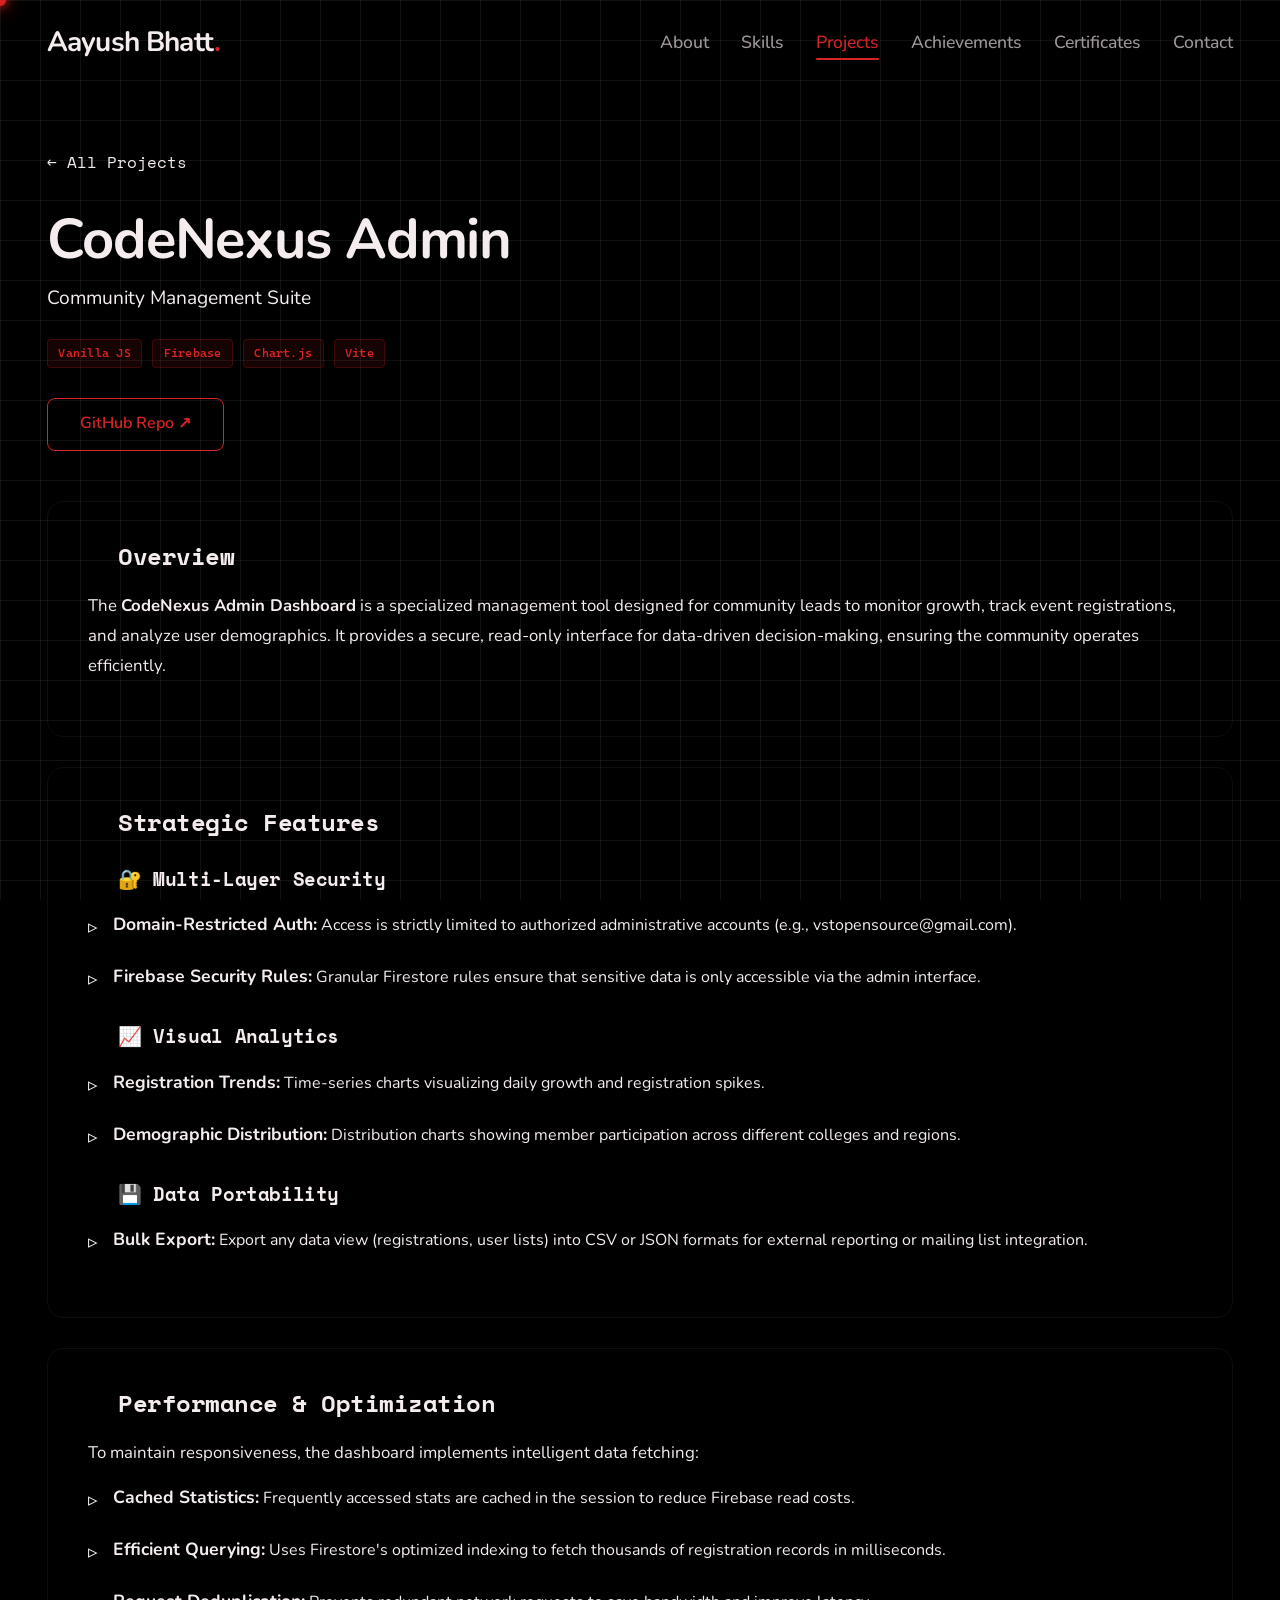
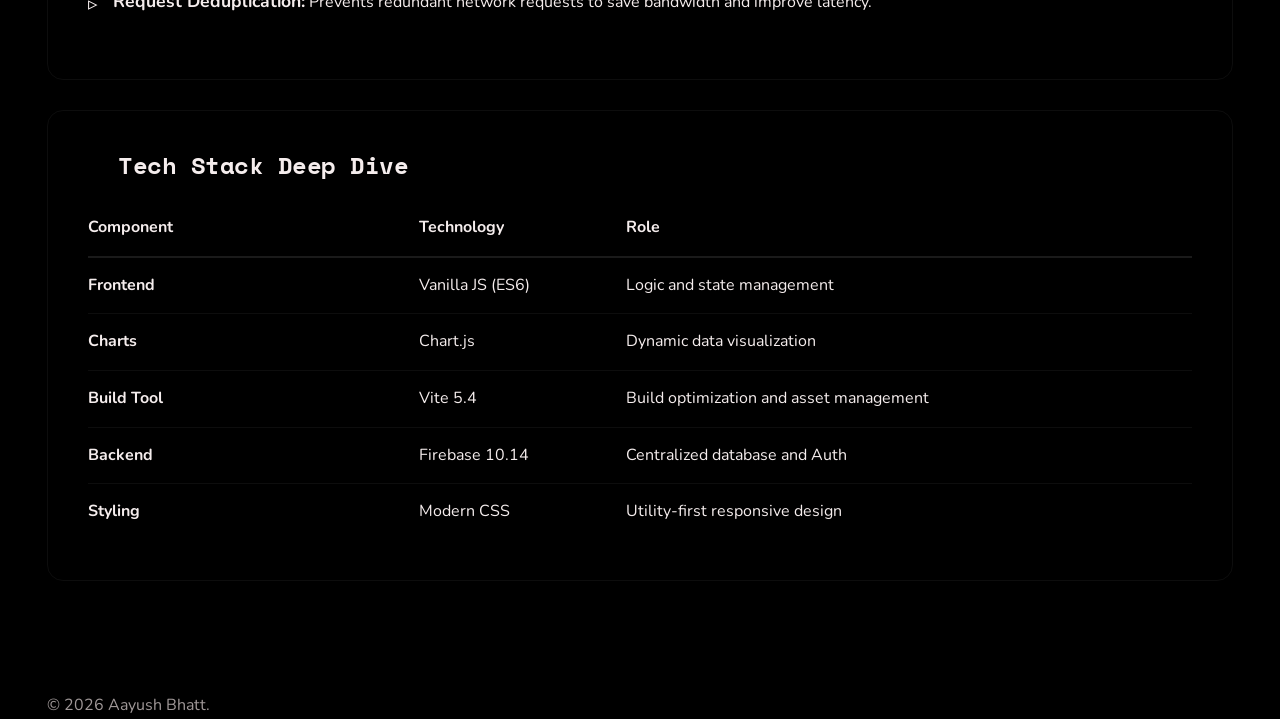
<file: projects/codenexus-admin.html>
<!doctype html>
<html lang="en">
  <head>
    <meta charset="UTF-8" />
    <meta name="viewport" content="width=device-width, initial-scale=1.0" />
    <title>CodeNexus Admin Case Study | Aayush Bhatt</title>
    <meta name="description" content="Detailed case study of CodeNexus Admin Dashboard, a management suite for community leads." />
    <meta name="keywords" content="CodeNexus, Admin Dashboard, Firebase, Vanilla JS, Aayush Bhatt, Portfolio" />
    
    <link rel="preconnect" href="https://fonts.googleapis.com" />
    <link rel="preconnect" href="https://fonts.gstatic.com" crossorigin />
    <link href="https://fonts.googleapis.com/css2?family=Cascadia+Code:wght@200..700&family=Nunito:wght@200..1000&family=Space+Mono:wght@400;700&display=swap" rel="stylesheet" />
    
    <link rel="stylesheet" href="../styles/main.css" />
    <link rel="stylesheet" href="../styles/navbar.css" />
    <link rel="stylesheet" href="../styles/cursor.css" />
    <link rel="icon" type="image/svg+xml" href="../assets/logo/logo-black.svg" />
    <style>
      .case-study { max-width: 1250px; margin: 0 auto; padding-top: 150px; padding-bottom: 80px; }
      .cs-header { margin-bottom: 40px; animation: fadeIn 0.8s ease-out; }
      .cs-title { font-size: clamp(2.5rem, 5vw, 3.5rem); margin-bottom: 10px; color: var(--text); }
      .cs-tagline { font-size: 1.2rem; color: var(--text-light); margin-bottom: 25px; line-height: 1.6; }
      .cs-tags { display: flex; flex-wrap: wrap; gap: 10px; margin-bottom: 30px; }
      .cs-links a { margin-right: 15px; margin-bottom: 10px; display: inline-block; }
      .cs-section { background: var(--bg-card); padding: 40px; border-radius: 16px; margin-bottom: 30px; border: 1px solid rgba(255,255,255,0.05); animation: slideUp 0.8s ease-out forwards; opacity: 0; transform: translateY(20px); }
      .cs-section:nth-child(2) { animation-delay: 0.1s; }
      .cs-section:nth-child(3) { animation-delay: 0.2s; }
      .cs-section:nth-child(4) { animation-delay: 0.3s; }
      .cs-section h2, .cs-section h3 { color: var(--accent); margin-bottom: 20px; font-family: 'Space Mono', monospace; display: flex; align-items: center; gap: 10px; }
      .cs-section h2 { font-size: 1.5rem; }
      .cs-section h3 { font-size: 1.2rem; margin-top: 30px; }
      .cs-section h2::before, .cs-section h3::before { content: ''; width: 20px; height: 2px; background: var(--accent); display: inline-block; }
      .cs-section p { color: var(--text-light); line-height: 1.8; margin-bottom: 15px; font-size: 1.05rem; }
      .feature-list { list-style: none; padding: 0; }
      .feature-list li { margin-bottom: 20px; padding-left: 25px; position: relative; line-height: 1.6; color: var(--text-light); }
      .feature-list li::before { content: '▹'; position: absolute; left: 0; top: 2px; color: var(--accent); font-size: 1.2rem; }
      .feature-list strong { color: var(--text); display: inline-block; margin-bottom: 4px; font-size: 1.1rem; }
      .tech-stack-table { width: 100%; border-collapse: collapse; margin-top: 20px; }
      .tech-stack-table th { text-align: left; padding: 15px 0; color: var(--text); border-bottom: 2px solid rgba(255,255,255,0.1); }
      .tech-stack-table td { padding: 15px 0; border-bottom: 1px solid rgba(255,255,255,0.05); color: var(--text-light); line-height: 1.6; }
      .tech-stack-table tr:last-child td { border-bottom: none; }
      .tech-stack-table td:first-child { font-weight: bold; color: var(--text); width: 30%; padding-right: 20px; }
      .back-btn { display: inline-flex; align-items: center; gap: 8px; margin-bottom: 30px; color: var(--text-light); text-decoration: none; transition: color 0.3s, transform 0.3s; font-family: 'Space Mono', monospace; }
      .back-btn:hover { color: var(--accent); transform: translateX(-5px); }
      
      @keyframes fadeIn {
        from { opacity: 0; }
        to { opacity: 1; }
      }
      @keyframes slideUp {
        from { opacity: 0; transform: translateY(20px); }
        to { opacity: 1; transform: translateY(0); }
      }

      @media (max-width: 768px) {
        .cs-section { padding: 25px; }
        .tech-stack-table td, .tech-stack-table th { display: block; width: 100%; padding: 10px 0; }
        .tech-stack-table td:first-child { padding-bottom: 0; border-bottom: none; color: var(--accent); }
        .tech-stack-table tr { border-bottom: 1px solid rgba(255,255,255,0.05); }
        .tech-stack-table tr:last-child { border-bottom: none; }
      }
    </style>
  </head>
  <body>
    <div class="custom-cursor" id="customCursor"></div>
    
    <header class="navbar scrolled" id="navbar">
      <nav class="container navbar__inner">
        <a href="../index.html" class="navbar__logo">Aayush Bhatt<span>.</span></a>
        <ul class="navbar__links" id="navLinks">
          <li><a href="../index.html#about" class="nav-link">About</a></li>
          <li><a href="../index.html#skills" class="nav-link">Skills</a></li>
          <li><a href="../projects.html" class="nav-link active">Projects</a></li>
          <li><a href="../index.html#achievements" class="nav-link">Achievements</a></li>
          <li><a href="../index.html#certificates" class="nav-link">Certificates</a></li>
          <li><a href="../index.html#contact" class="nav-link">Contact</a></li>
        </ul>
        <button
          class="navbar__hamburger"
          id="hamburger"
          aria-label="Toggle navigation menu"
        >
          <span></span>
          <span></span>
          <span></span>
        </button>
      </nav>
    </header>

    <main class="container case-study">
      <a href="../projects.html" class="back-btn">← All Projects</a>
      
      <header class="cs-header">
        <h1 class="cs-title">CodeNexus Admin</h1>
        <p class="cs-tagline">Community Management Suite</p>
        <div class="cs-tags">
          <span class="tag">Vanilla JS</span>
          <span class="tag">Firebase</span>
          <span class="tag">Chart.js</span>
          <span class="tag">Vite</span>
        </div>
        <div class="cs-links">
          <a href="https://github.com/vstopensource-gif/CodeNexus-Admin" target="_blank" class="btn-outline">GitHub Repo ↗</a>
        </div>
      </header>

      <section class="cs-section">
        <h2>Overview</h2>
        <p>The <strong>CodeNexus Admin Dashboard</strong> is a specialized management tool designed for community leads to monitor growth, track event registrations, and analyze user demographics. It provides a secure, read-only interface for data-driven decision-making, ensuring the community operates efficiently.</p>
      </section>

      <section class="cs-section">
        <h2>Strategic Features</h2>
        <h3>🔐 Multi-Layer Security</h3>
        <ul class="feature-list">
          <li><strong>Domain-Restricted Auth:</strong> Access is strictly limited to authorized administrative accounts (e.g., vstopensource@gmail.com).</li>
          <li><strong>Firebase Security Rules:</strong> Granular Firestore rules ensure that sensitive data is only accessible via the admin interface.</li>
        </ul>

        <h3>📈 Visual Analytics</h3>
        <ul class="feature-list">
          <li><strong>Registration Trends:</strong> Time-series charts visualizing daily growth and registration spikes.</li>
          <li><strong>Demographic Distribution:</strong> Distribution charts showing member participation across different colleges and regions.</li>
        </ul>

        <h3>💾 Data Portability</h3>
        <ul class="feature-list">
          <li><strong>Bulk Export:</strong> Export any data view (registrations, user lists) into CSV or JSON formats for external reporting or mailing list integration.</li>
        </ul>
      </section>

      <section class="cs-section">
        <h2>Performance & Optimization</h2>
        <p>To maintain responsiveness, the dashboard implements intelligent data fetching:</p>
        <ul class="feature-list">
          <li><strong>Cached Statistics:</strong> Frequently accessed stats are cached in the session to reduce Firebase read costs.</li>
          <li><strong>Efficient Querying:</strong> Uses Firestore's optimized indexing to fetch thousands of registration records in milliseconds.</li>
          <li><strong>Request Deduplication:</strong> Prevents redundant network requests to save bandwidth and improve latency.</li>
        </ul>
      </section>

      <section class="cs-section">
        <h2>Tech Stack Deep Dive</h2>
        <table class="tech-stack-table">
          <thead>
            <tr>
              <th>Component</th>
              <th>Technology</th>
              <th>Role</th>
            </tr>
          </thead>
          <tbody>
            <tr>
              <td>Frontend</td>
              <td>Vanilla JS (ES6)</td>
              <td>Logic and state management</td>
            </tr>
            <tr>
              <td>Charts</td>
              <td>Chart.js</td>
              <td>Dynamic data visualization</td>
            </tr>
            <tr>
              <td>Build Tool</td>
              <td>Vite 5.4</td>
              <td>Build optimization and asset management</td>
            </tr>
            <tr>
              <td>Backend</td>
              <td>Firebase 10.14</td>
              <td>Centralized database and Auth</td>
            </tr>
            <tr>
              <td>Styling</td>
              <td>Modern CSS</td>
              <td>Utility-first responsive design</td>
            </tr>
          </tbody>
        </table>
      </section>
    </main>

    <footer class="footer">
      <div class="container footer__inner">
        <p class="footer__text">&copy; 2026 Aayush Bhatt.</p>
      </div>
    </footer>

    <script src="../js/main.js"></script>
    <script src="../js/cursor.js"></script>
  </body>
</html>
</file>
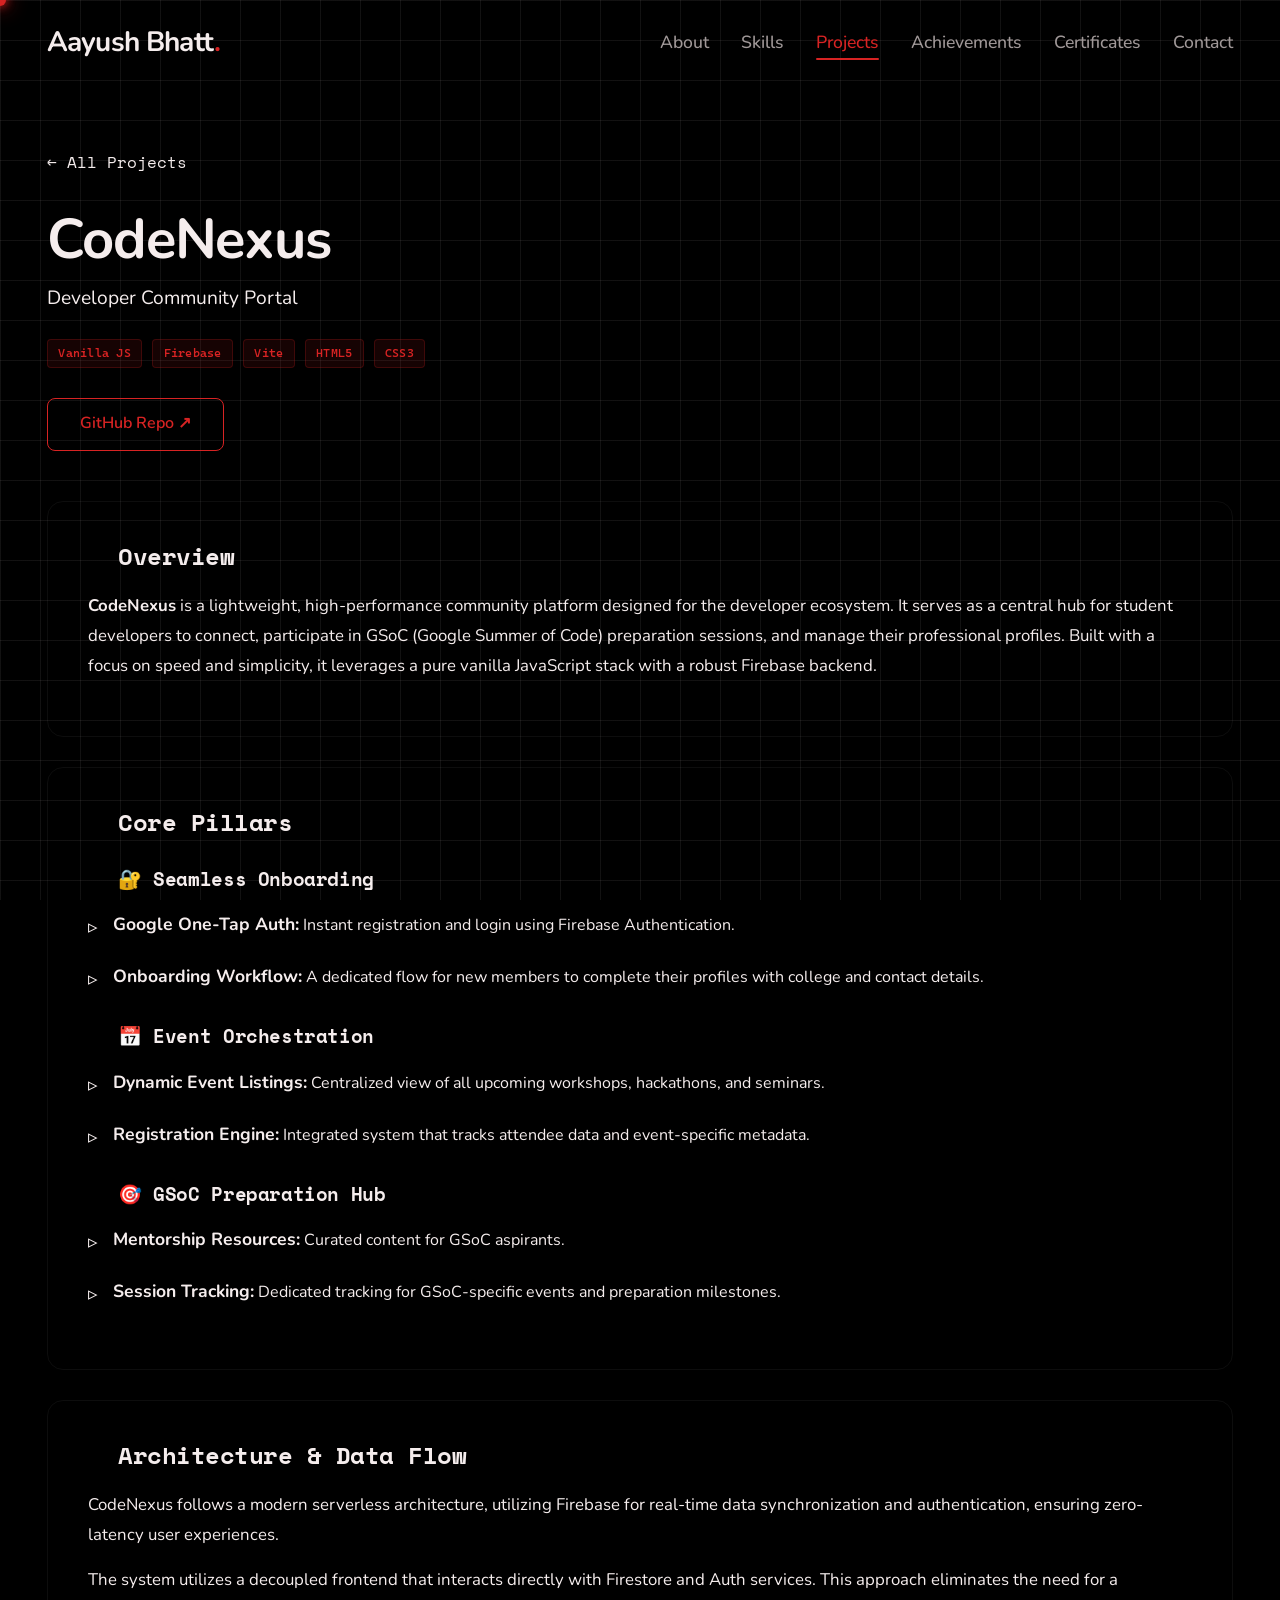
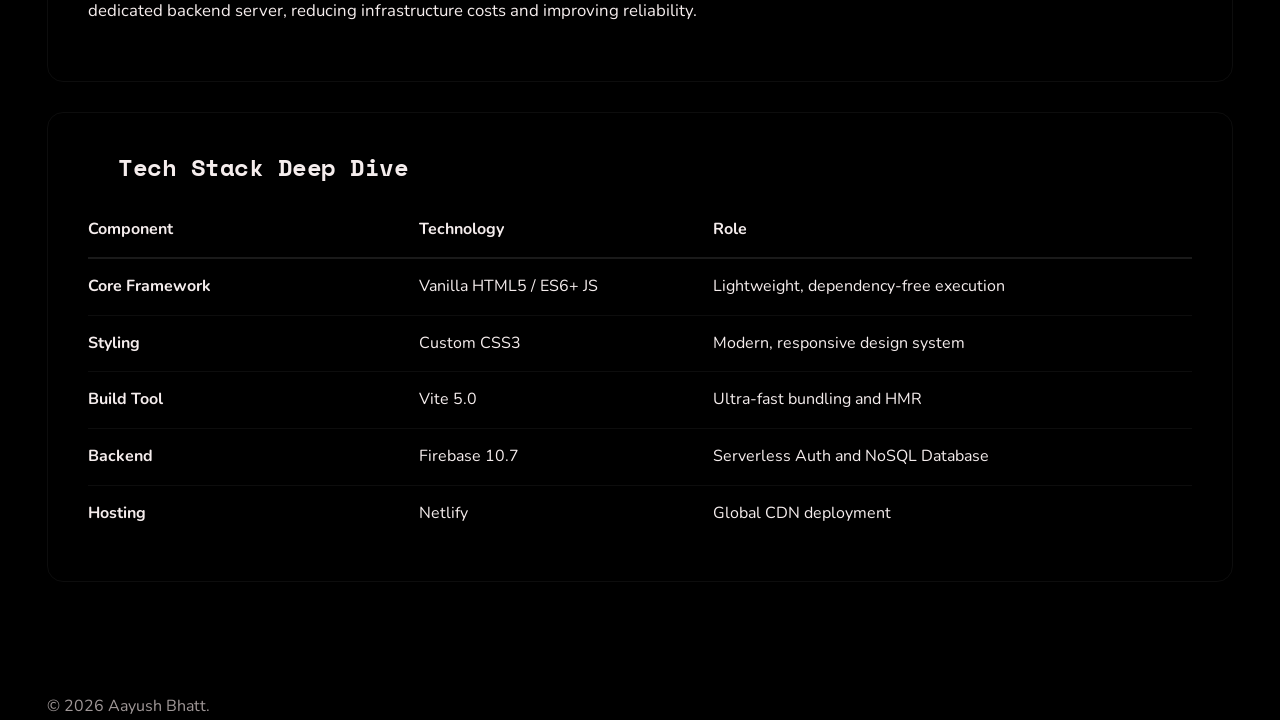
<file: projects/codenexus.html>
<!doctype html>
<html lang="en">
  <head>
    <meta charset="UTF-8" />
    <meta name="viewport" content="width=device-width, initial-scale=1.0" />
    <title>CodeNexus Case Study | Aayush Bhatt</title>
    <meta name="description" content="Detailed case study of CodeNexus, a developer community portal built with Vanilla JS and Firebase." />
    <meta name="keywords" content="CodeNexus, Community Portal, Firebase, Vanilla JS, Aayush Bhatt, Portfolio" />
    
    <link rel="preconnect" href="https://fonts.googleapis.com" />
    <link rel="preconnect" href="https://fonts.gstatic.com" crossorigin />
    <link href="https://fonts.googleapis.com/css2?family=Cascadia+Code:wght@200..700&family=Nunito:wght@200..1000&family=Space+Mono:wght@400;700&display=swap" rel="stylesheet" />
    
    <link rel="stylesheet" href="../styles/main.css" />
    <link rel="stylesheet" href="../styles/navbar.css" />
    <link rel="stylesheet" href="../styles/cursor.css" />
    <link rel="icon" type="image/svg+xml" href="../assets/logo/logo-black.svg" />
    <style>
      .case-study { max-width: 1250px; margin: 0 auto; padding-top: 150px; padding-bottom: 80px; }
      .cs-header { margin-bottom: 40px; animation: fadeIn 0.8s ease-out; }
      .cs-title { font-size: clamp(2.5rem, 5vw, 3.5rem); margin-bottom: 10px; color: var(--text); }
      .cs-tagline { font-size: 1.2rem; color: var(--text-light); margin-bottom: 25px; line-height: 1.6; }
      .cs-tags { display: flex; flex-wrap: wrap; gap: 10px; margin-bottom: 30px; }
      .cs-links a { margin-right: 15px; margin-bottom: 10px; display: inline-block; }
      .cs-section { background: var(--bg-card); padding: 40px; border-radius: 16px; margin-bottom: 30px; border: 1px solid rgba(255,255,255,0.05); animation: slideUp 0.8s ease-out forwards; opacity: 0; transform: translateY(20px); }
      .cs-section:nth-child(2) { animation-delay: 0.1s; }
      .cs-section:nth-child(3) { animation-delay: 0.2s; }
      .cs-section:nth-child(4) { animation-delay: 0.3s; }
      .cs-section h2, .cs-section h3 { color: var(--accent); margin-bottom: 20px; font-family: 'Space Mono', monospace; display: flex; align-items: center; gap: 10px; }
      .cs-section h2 { font-size: 1.5rem; }
      .cs-section h3 { font-size: 1.2rem; margin-top: 30px; }
      .cs-section h2::before, .cs-section h3::before { content: ''; width: 20px; height: 2px; background: var(--accent); display: inline-block; }
      .cs-section p { color: var(--text-light); line-height: 1.8; margin-bottom: 15px; font-size: 1.05rem; }
      .feature-list { list-style: none; padding: 0; }
      .feature-list li { margin-bottom: 20px; padding-left: 25px; position: relative; line-height: 1.6; color: var(--text-light); }
      .feature-list li::before { content: '▹'; position: absolute; left: 0; top: 2px; color: var(--accent); font-size: 1.2rem; }
      .feature-list strong { color: var(--text); display: inline-block; margin-bottom: 4px; font-size: 1.1rem; }
      .tech-stack-table { width: 100%; border-collapse: collapse; margin-top: 20px; }
      .tech-stack-table th { text-align: left; padding: 15px 0; color: var(--text); border-bottom: 2px solid rgba(255,255,255,0.1); }
      .tech-stack-table td { padding: 15px 0; border-bottom: 1px solid rgba(255,255,255,0.05); color: var(--text-light); line-height: 1.6; }
      .tech-stack-table tr:last-child td { border-bottom: none; }
      .tech-stack-table td:first-child { font-weight: bold; color: var(--text); width: 30%; padding-right: 20px; }
      .back-btn { display: inline-flex; align-items: center; gap: 8px; margin-bottom: 30px; color: var(--text-light); text-decoration: none; transition: color 0.3s, transform 0.3s; font-family: 'Space Mono', monospace; }
      .back-btn:hover { color: var(--accent); transform: translateX(-5px); }
      
      @keyframes fadeIn {
        from { opacity: 0; }
        to { opacity: 1; }
      }
      @keyframes slideUp {
        from { opacity: 0; transform: translateY(20px); }
        to { opacity: 1; transform: translateY(0); }
      }

      @media (max-width: 768px) {
        .cs-section { padding: 25px; }
        .tech-stack-table td, .tech-stack-table th { display: block; width: 100%; padding: 10px 0; }
        .tech-stack-table td:first-child { padding-bottom: 0; border-bottom: none; color: var(--accent); }
        .tech-stack-table tr { border-bottom: 1px solid rgba(255,255,255,0.05); }
        .tech-stack-table tr:last-child { border-bottom: none; }
      }
    </style>
  </head>
  <body>
    <div class="custom-cursor" id="customCursor"></div>
    
    <header class="navbar scrolled" id="navbar">
      <nav class="container navbar__inner">
        <a href="../index.html" class="navbar__logo">Aayush Bhatt<span>.</span></a>
        <ul class="navbar__links" id="navLinks">
          <li><a href="../index.html#about" class="nav-link">About</a></li>
          <li><a href="../index.html#skills" class="nav-link">Skills</a></li>
          <li><a href="../projects.html" class="nav-link active">Projects</a></li>
          <li><a href="../index.html#achievements" class="nav-link">Achievements</a></li>
          <li><a href="../index.html#certificates" class="nav-link">Certificates</a></li>
          <li><a href="../index.html#contact" class="nav-link">Contact</a></li>
        </ul>
        <button
          class="navbar__hamburger"
          id="hamburger"
          aria-label="Toggle navigation menu"
        >
          <span></span>
          <span></span>
          <span></span>
        </button>
      </nav>
    </header>

    <main class="container case-study">
      <a href="../projects.html" class="back-btn">← All Projects</a>
      
      <header class="cs-header">
        <h1 class="cs-title">CodeNexus</h1>
        <p class="cs-tagline">Developer Community Portal</p>
        <div class="cs-tags">
          <span class="tag">Vanilla JS</span>
          <span class="tag">Firebase</span>
          <span class="tag">Vite</span>
          <span class="tag">HTML5</span>
          <span class="tag">CSS3</span>
        </div>
        <div class="cs-links">
          <a href="https://github.com/vstopensource-gif/CodeNexus-Website" target="_blank" class="btn-outline">GitHub Repo ↗</a>
        </div>
      </header>

      <section class="cs-section">
        <h2>Overview</h2>
        <p><strong>CodeNexus</strong> is a lightweight, high-performance community platform designed for the developer ecosystem. It serves as a central hub for student developers to connect, participate in GSoC (Google Summer of Code) preparation sessions, and manage their professional profiles. Built with a focus on speed and simplicity, it leverages a pure vanilla JavaScript stack with a robust Firebase backend.</p>
      </section>

      <section class="cs-section">
        <h2>Core Pillars</h2>
        <h3>🔐 Seamless Onboarding</h3>
        <ul class="feature-list">
          <li><strong>Google One-Tap Auth:</strong> Instant registration and login using Firebase Authentication.</li>
          <li><strong>Onboarding Workflow:</strong> A dedicated flow for new members to complete their profiles with college and contact details.</li>
        </ul>

        <h3>📅 Event Orchestration</h3>
        <ul class="feature-list">
          <li><strong>Dynamic Event Listings:</strong> Centralized view of all upcoming workshops, hackathons, and seminars.</li>
          <li><strong>Registration Engine:</strong> Integrated system that tracks attendee data and event-specific metadata.</li>
        </ul>

        <h3>🎯 GSoC Preparation Hub</h3>
        <ul class="feature-list">
          <li><strong>Mentorship Resources:</strong> Curated content for GSoC aspirants.</li>
          <li><strong>Session Tracking:</strong> Dedicated tracking for GSoC-specific events and preparation milestones.</li>
        </ul>
      </section>

      <section class="cs-section">
        <h2>Architecture & Data Flow</h2>
        <p>CodeNexus follows a modern serverless architecture, utilizing Firebase for real-time data synchronization and authentication, ensuring zero-latency user experiences.</p>
        <p>The system utilizes a decoupled frontend that interacts directly with Firestore and Auth services. This approach eliminates the need for a dedicated backend server, reducing infrastructure costs and improving reliability.</p>
      </section>

      <section class="cs-section">
        <h2>Tech Stack Deep Dive</h2>
        <table class="tech-stack-table">
          <thead>
            <tr>
              <th>Component</th>
              <th>Technology</th>
              <th>Role</th>
            </tr>
          </thead>
          <tbody>
            <tr>
              <td>Core Framework</td>
              <td>Vanilla HTML5 / ES6+ JS</td>
              <td>Lightweight, dependency-free execution</td>
            </tr>
            <tr>
              <td>Styling</td>
              <td>Custom CSS3</td>
              <td>Modern, responsive design system</td>
            </tr>
            <tr>
              <td>Build Tool</td>
              <td>Vite 5.0</td>
              <td>Ultra-fast bundling and HMR</td>
            </tr>
            <tr>
              <td>Backend</td>
              <td>Firebase 10.7</td>
              <td>Serverless Auth and NoSQL Database</td>
            </tr>
            <tr>
              <td>Hosting</td>
              <td>Netlify</td>
              <td>Global CDN deployment</td>
            </tr>
          </tbody>
        </table>
      </section>
    </main>

    <footer class="footer">
      <div class="container footer__inner">
        <p class="footer__text">&copy; 2026 Aayush Bhatt.</p>
      </div>
    </footer>

    <script src="../js/main.js"></script>
    <script src="../js/cursor.js"></script>
  </body>
</html>
</file>
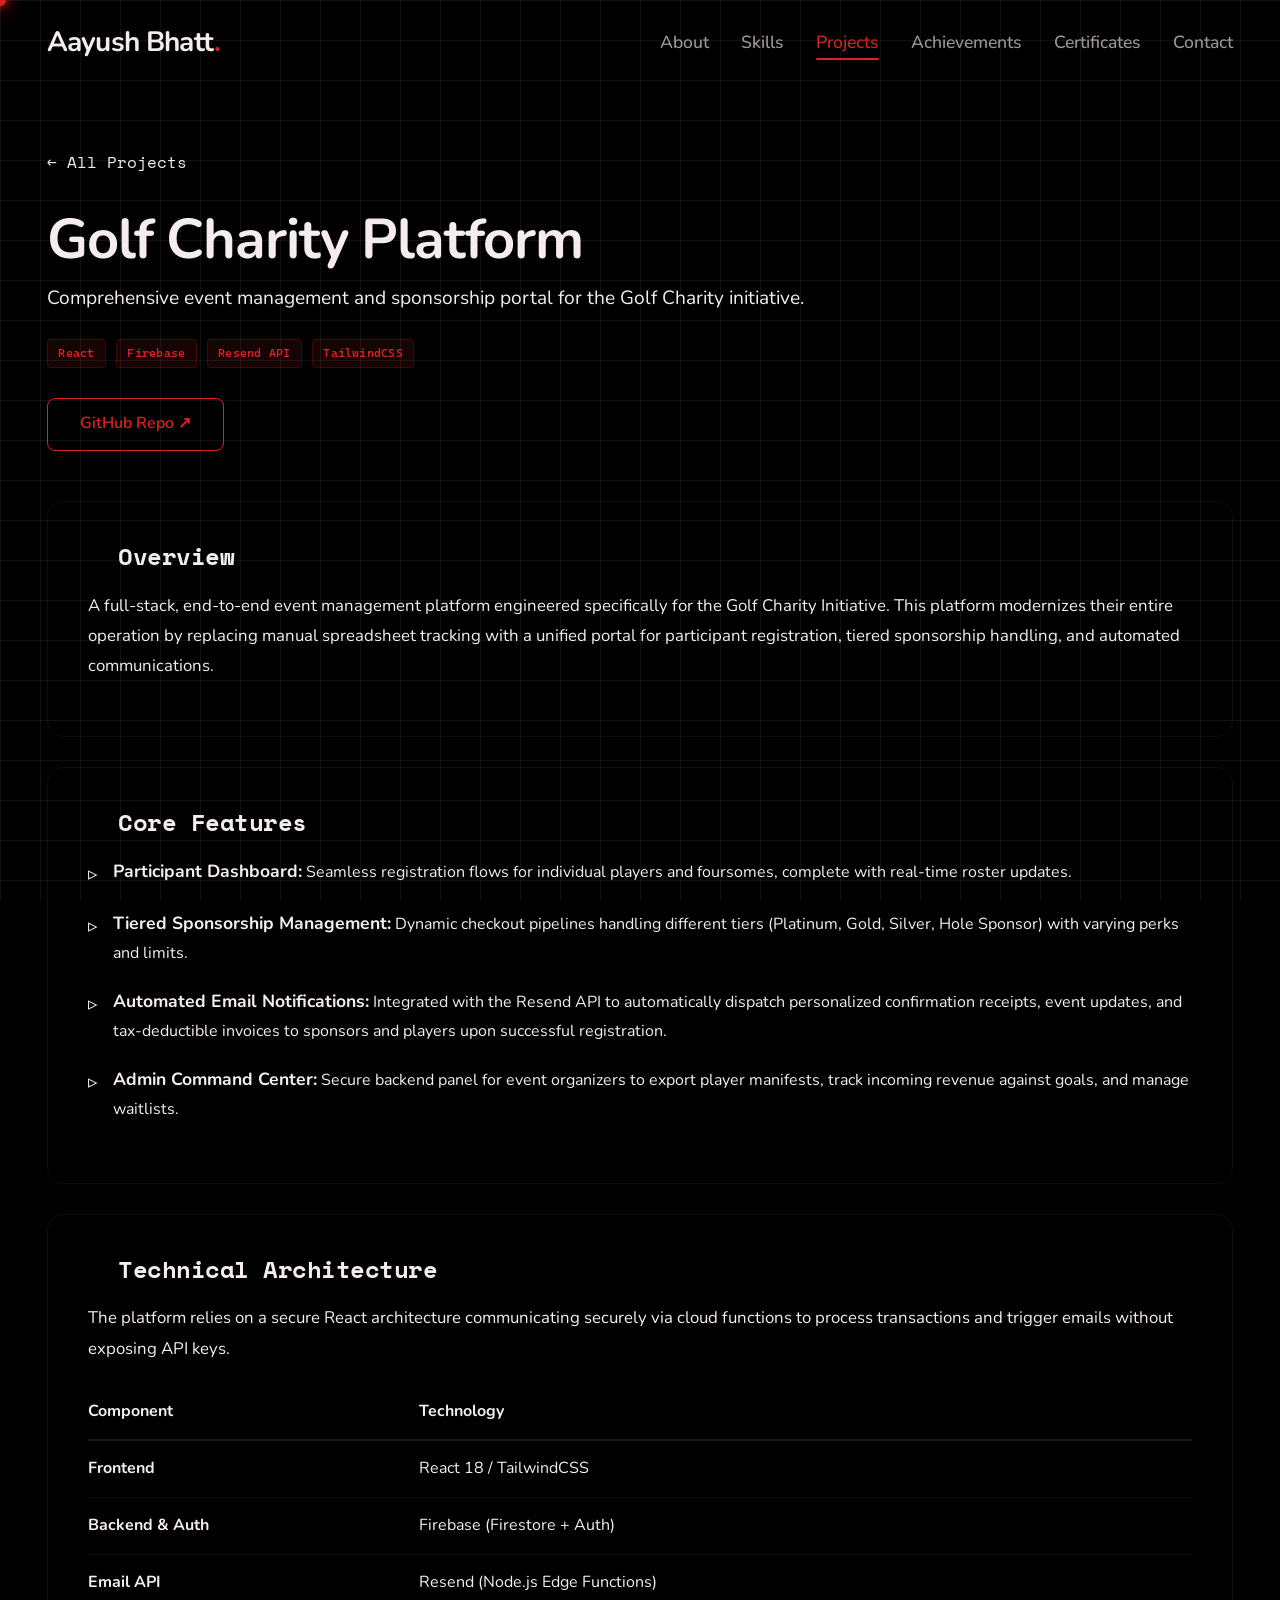
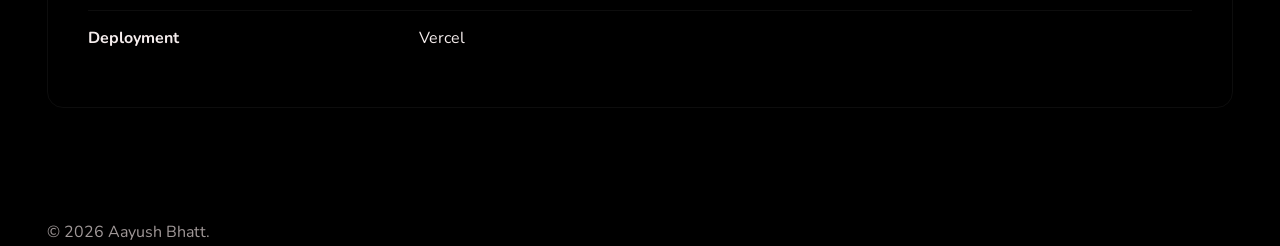
<file: projects/golfcharity.html>
<!doctype html>
<html lang="en">
  <head>
    <meta charset="UTF-8" />
    <meta name="viewport" content="width=device-width, initial-scale=1.0" />
    <title>Golf Charity Platform Case Study | Aayush Bhatt</title>
    <link rel="preconnect" href="https://fonts.googleapis.com" />
    <link rel="preconnect" href="https://fonts.gstatic.com" crossorigin />
    <link href="https://fonts.googleapis.com/css2?family=Cascadia+Code:wght@200..700&family=Nunito:wght@200..1000&family=Space+Mono:wght@400;700&display=swap" rel="stylesheet" />
    
    <link rel="stylesheet" href="../styles/main.css" />
    <link rel="stylesheet" href="../styles/navbar.css" />
    <link rel="stylesheet" href="../styles/cursor.css" />
    <link rel="icon" type="image/svg+xml" href="../assets/logo/logo-black.svg" />
    <style>
      .case-study { max-width: 1250px; margin: 0 auto; padding-top: 150px; padding-bottom: 80px; }
      .cs-header { margin-bottom: 40px; animation: fadeIn 0.8s ease-out; }
      .cs-title { font-size: clamp(2.5rem, 5vw, 3.5rem); margin-bottom: 10px; color: var(--text); }
      .cs-tagline { font-size: 1.2rem; color: var(--text-light); margin-bottom: 25px; line-height: 1.6; }
      .cs-tags { display: flex; flex-wrap: wrap; gap: 10px; margin-bottom: 30px; }
      .cs-links a { margin-right: 15px; margin-bottom: 10px; display: inline-block; }
      .cs-section { background: var(--bg-card); padding: 40px; border-radius: 16px; margin-bottom: 30px; border: 1px solid rgba(255,255,255,0.05); animation: slideUp 0.8s ease-out forwards; opacity: 0; transform: translateY(20px); }
      .cs-section:nth-child(2) { animation-delay: 0.1s; }
      .cs-section:nth-child(3) { animation-delay: 0.2s; }
      .cs-section:nth-child(4) { animation-delay: 0.3s; }
      .cs-section h2, .cs-section h3 { color: var(--accent); margin-bottom: 20px; font-family: 'Space Mono', monospace; display: flex; align-items: center; gap: 10px; }
      .cs-section h2 { font-size: 1.5rem; }
      .cs-section h3 { font-size: 1.2rem; margin-top: 30px; }
      .cs-section h2::before, .cs-section h3::before { content: ''; width: 20px; height: 2px; background: var(--accent); display: inline-block; }
      .cs-section p { color: var(--text-light); line-height: 1.8; margin-bottom: 15px; font-size: 1.05rem; }
      .feature-list { list-style: none; padding: 0; }
      .feature-list li { margin-bottom: 20px; padding-left: 25px; position: relative; line-height: 1.6; color: var(--text-light); }
      .feature-list li::before { content: '▹'; position: absolute; left: 0; top: 2px; color: var(--accent); font-size: 1.2rem; }
      .feature-list strong { color: var(--text); display: inline-block; margin-bottom: 4px; font-size: 1.1rem; }
      .tech-stack-table { width: 100%; border-collapse: collapse; margin-top: 20px; }
      .tech-stack-table th { text-align: left; padding: 15px 0; color: var(--text); border-bottom: 2px solid rgba(255,255,255,0.1); }
      .tech-stack-table td { padding: 15px 0; border-bottom: 1px solid rgba(255,255,255,0.05); color: var(--text-light); line-height: 1.6; }
      .tech-stack-table tr:last-child td { border-bottom: none; }
      .tech-stack-table td:first-child { font-weight: bold; color: var(--text); width: 30%; padding-right: 20px; }
      .back-btn { display: inline-flex; align-items: center; gap: 8px; margin-bottom: 30px; color: var(--text-light); text-decoration: none; transition: color 0.3s, transform 0.3s; font-family: 'Space Mono', monospace; }
      .back-btn:hover { color: var(--accent); transform: translateX(-5px); }

      @keyframes fadeIn {
        from { opacity: 0; }
        to { opacity: 1; }
      }
      @keyframes slideUp {
        from { opacity: 0; transform: translateY(20px); }
        to { opacity: 1; transform: translateY(0); }
      }

      @media (prefers-reduced-motion: reduce) {
        .cs-header, .cs-section {
          animation: none !important;
          transform: none !important;
          opacity: 1 !important;
        }
      }
      
      @media (max-width: 768px) {
        .cs-section { padding: 25px; }
        .tech-stack-table td, .tech-stack-table th { display: block; width: 100%; padding: 10px 0; }
        .tech-stack-table td:first-child { padding-bottom: 0; border-bottom: none; color: var(--accent); }
        .tech-stack-table tr { border-bottom: 1px solid rgba(255,255,255,0.05); }
        .tech-stack-table tr:last-child { border-bottom: none; }
      }
    </style>
  </head>
  <body>
    <div class="custom-cursor" id="customCursor"></div>
    
    <header class="navbar scrolled" id="navbar">
      <nav class="container navbar__inner">
        <a href="../index.html" class="navbar__logo">Aayush Bhatt<span>.</span></a>
        <ul class="navbar__links" id="navLinks">
          <li><a href="../index.html#about" class="nav-link">About</a></li>
          <li><a href="../index.html#skills" class="nav-link">Skills</a></li>
          <li><a href="../projects.html" class="nav-link active">Projects</a></li>
          <li><a href="../index.html#achievements" class="nav-link">Achievements</a></li>
          <li><a href="../index.html#certificates" class="nav-link">Certificates</a></li>
          <li><a href="../index.html#contact" class="nav-link">Contact</a></li>
        </ul>
        <button
          class="navbar__hamburger"
          id="hamburger"
          aria-label="Toggle navigation menu"
        >
          <span></span>
          <span></span>
          <span></span>
        </button>
      </nav>
    </header>

    <main class="container case-study">
      <a href="../projects.html" class="back-btn">← All Projects</a>
      
      <header class="cs-header">
        <h1 class="cs-title">Golf Charity Platform</h1>
        <p class="cs-tagline">Comprehensive event management and sponsorship portal for the Golf Charity initiative.</p>
        <div class="cs-tags">
          <span class="tag">React</span>
          <span class="tag">Firebase</span>
          <span class="tag">Resend API</span>
          <span class="tag">TailwindCSS</span>
        </div>
        <div class="cs-links">
          <a href="https://github.com/navneat-codes/golf-charity-project" target="_blank" class="btn-outline">GitHub Repo ↗</a>
        </div>
      </header>

      <section class="cs-section">
        <h2>Overview</h2>
        <p>A full-stack, end-to-end event management platform engineered specifically for the Golf Charity Initiative. This platform modernizes their entire operation by replacing manual spreadsheet tracking with a unified portal for participant registration, tiered sponsorship handling, and automated communications.</p>
      </section>

      <section class="cs-section">
        <h2>Core Features</h2>
        <ul class="feature-list">
          <li><strong>Participant Dashboard:</strong> Seamless registration flows for individual players and foursomes, complete with real-time roster updates.</li>
          <li><strong>Tiered Sponsorship Management:</strong> Dynamic checkout pipelines handling different tiers (Platinum, Gold, Silver, Hole Sponsor) with varying perks and limits.</li>
          <li><strong>Automated Email Notifications:</strong> Integrated with the Resend API to automatically dispatch personalized confirmation receipts, event updates, and tax-deductible invoices to sponsors and players upon successful registration.</li>
          <li><strong>Admin Command Center:</strong> Secure backend panel for event organizers to export player manifests, track incoming revenue against goals, and manage waitlists.</li>
        </ul>
      </section>

      <section class="cs-section">
        <h2>Technical Architecture</h2>
        <p>The platform relies on a secure React architecture communicating securely via cloud functions to process transactions and trigger emails without exposing API keys.</p>
        <table class="tech-stack-table">
          <thead>
            <tr>
              <th>Component</th>
              <th>Technology</th>
            </tr>
          </thead>
          <tbody>
            <tr>
              <td>Frontend</td>
              <td>React 18 / TailwindCSS</td>
            </tr>
            <tr>
              <td>Backend & Auth</td>
              <td>Firebase (Firestore + Auth)</td>
            </tr>
            <tr>
              <td>Email API</td>
              <td>Resend (Node.js Edge Functions)</td>
            </tr>
            <tr>
              <td>Deployment</td>
              <td>Vercel</td>
            </tr>
          </tbody>
        </table>
      </section>
    </main>

    <footer class="footer">
      <div class="container footer__inner">
        <p class="footer__text">&copy; 2026 Aayush Bhatt.</p>
      </div>
    </footer>

    <script src="../js/main.js"></script>
    <script src="../js/cursor.js"></script>
  </body>
</html>
</file>
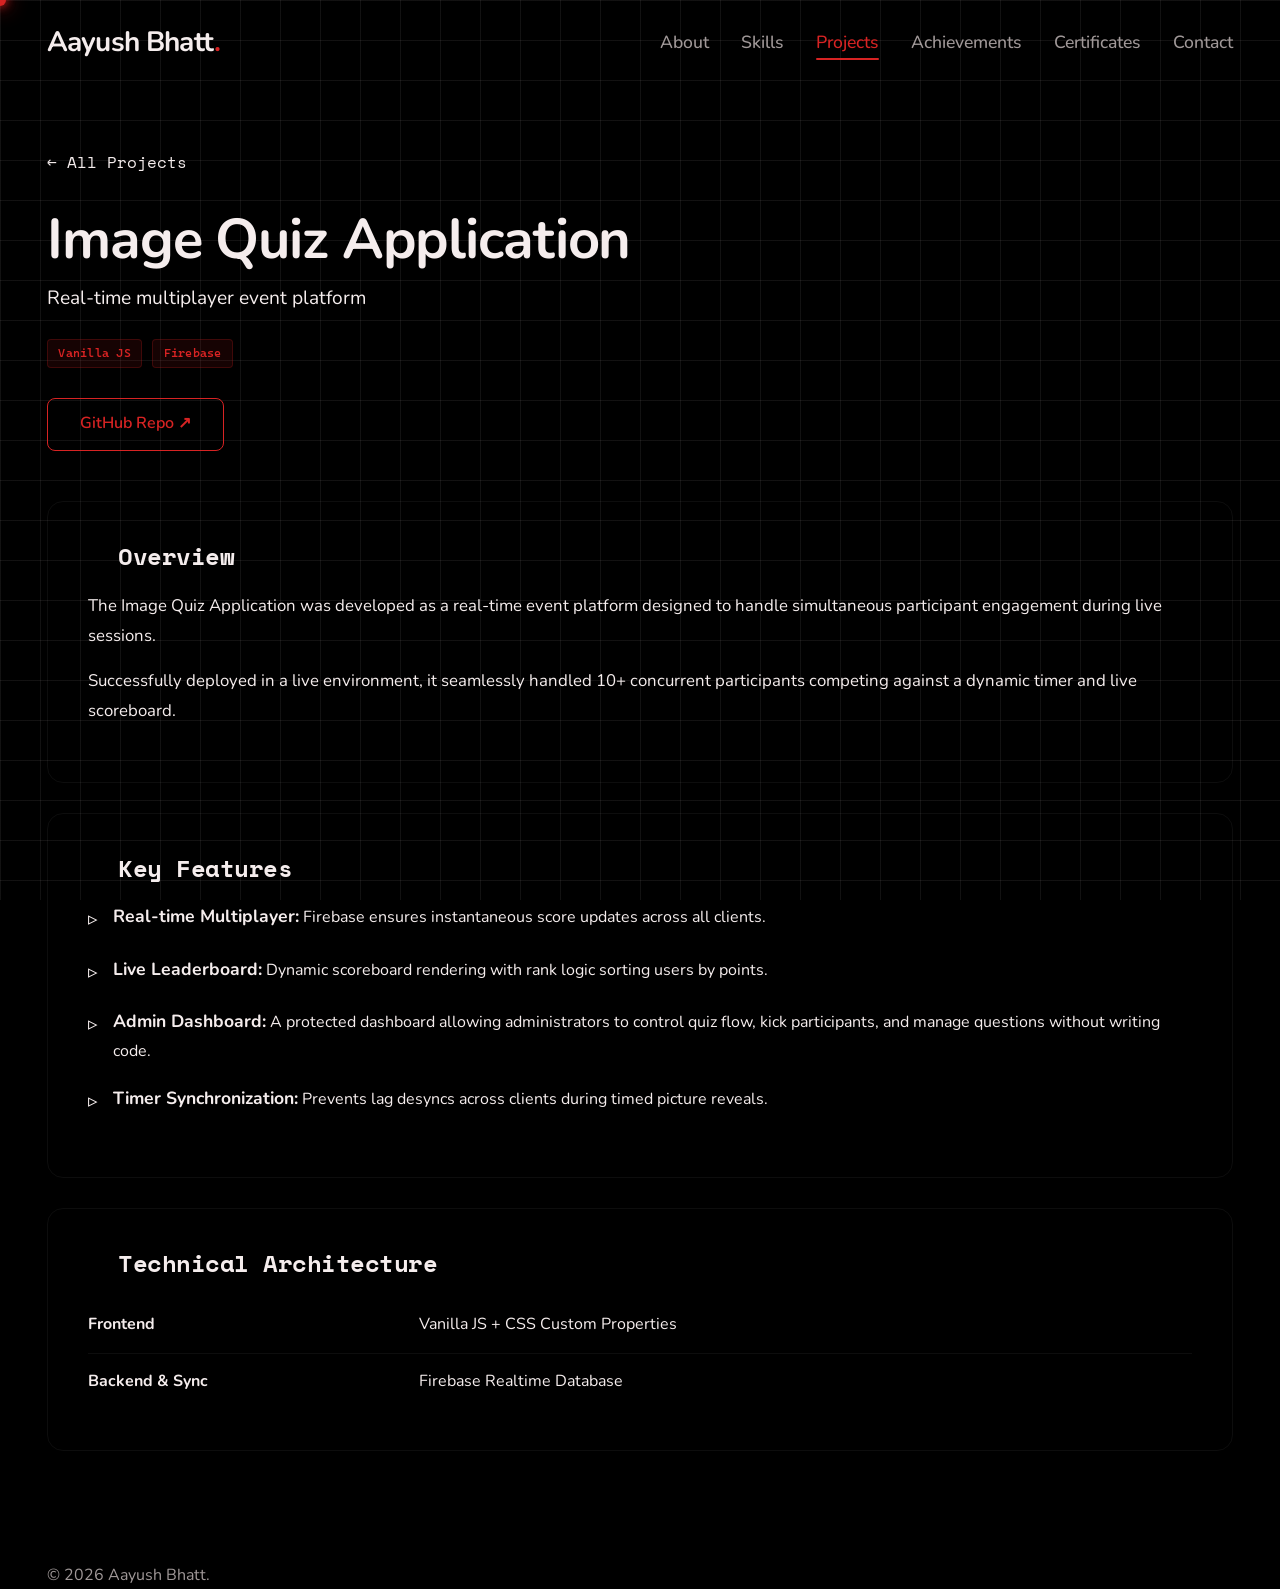
<file: projects/imagequiz.html>
<!doctype html>
<html lang="en">
  <head>
    <meta charset="UTF-8" />
    <meta name="viewport" content="width=device-width, initial-scale=1.0" />
    <title>Image Quiz Case Study | Aayush Bhatt</title>
    <link rel="preconnect" href="https://fonts.googleapis.com" />
    <link rel="preconnect" href="https://fonts.gstatic.com" crossorigin />
    <link href="https://fonts.googleapis.com/css2?family=Cascadia+Code:wght@200..700&family=Nunito:wght@200..1000&family=Space+Mono:wght@400;700&display=swap" rel="stylesheet" />
    
    <link rel="stylesheet" href="../styles/main.css" />
    <link rel="stylesheet" href="../styles/navbar.css" />
    <link rel="stylesheet" href="../styles/cursor.css" />
    <link rel="icon" type="image/svg+xml" href="../assets/logo/logo-black.svg" />
    <style>
      .case-study { max-width: 1250px; margin: 0 auto; padding-top: 150px; padding-bottom: 80px; }
      .cs-header { margin-bottom: 40px; animation: fadeIn 0.8s ease-out; }
      .cs-title { font-size: clamp(2.5rem, 5vw, 3.5rem); margin-bottom: 10px; color: var(--text); }
      .cs-tagline { font-size: 1.2rem; color: var(--text-light); margin-bottom: 25px; line-height: 1.6; }
      .cs-tags { display: flex; flex-wrap: wrap; gap: 10px; margin-bottom: 30px; }
      .cs-links a { margin-right: 15px; margin-bottom: 10px; display: inline-block; }
      .cs-section { background: var(--bg-card); padding: 40px; border-radius: 16px; margin-bottom: 30px; border: 1px solid rgba(255,255,255,0.05); animation: slideUp 0.8s ease-out forwards; opacity: 0; transform: translateY(20px); }
      .cs-section:nth-child(2) { animation-delay: 0.1s; }
      .cs-section:nth-child(3) { animation-delay: 0.2s; }
      .cs-section:nth-child(4) { animation-delay: 0.3s; }
      .cs-section h2, .cs-section h3 { color: var(--accent); margin-bottom: 20px; font-family: 'Space Mono', monospace; display: flex; align-items: center; gap: 10px; }
      .cs-section h2 { font-size: 1.5rem; }
      .cs-section h3 { font-size: 1.2rem; margin-top: 30px; }
      .cs-section h2::before, .cs-section h3::before { content: ''; width: 20px; height: 2px; background: var(--accent); display: inline-block; }
      .cs-section p { color: var(--text-light); line-height: 1.8; margin-bottom: 15px; font-size: 1.05rem; }
      .feature-list { list-style: none; padding: 0; }
      .feature-list li { margin-bottom: 20px; padding-left: 25px; position: relative; line-height: 1.6; color: var(--text-light); }
      .feature-list li::before { content: '▹'; position: absolute; left: 0; top: 2px; color: var(--accent); font-size: 1.2rem; }
      .feature-list strong { color: var(--text); display: inline-block; margin-bottom: 4px; font-size: 1.1rem; }
      .tech-stack-table { width: 100%; border-collapse: collapse; margin-top: 20px; }
      .tech-stack-table td { padding: 15px 0; border-bottom: 1px solid rgba(255,255,255,0.05); color: var(--text-light); line-height: 1.6; }
      .tech-stack-table tr:last-child td { border-bottom: none; }
      .tech-stack-table td:first-child { font-weight: bold; color: var(--text); width: 30%; padding-right: 20px; }
      .back-btn { display: inline-flex; align-items: center; gap: 8px; margin-bottom: 30px; color: var(--text-light); text-decoration: none; transition: color 0.3s, transform 0.3s; font-family: 'Space Mono', monospace; }
      .back-btn:hover { color: var(--accent); transform: translateX(-5px); }

      @keyframes fadeIn {
        from { opacity: 0; }
        to { opacity: 1; }
      }
      @keyframes slideUp {
        from { opacity: 0; transform: translateY(20px); }
        to { opacity: 1; transform: translateY(0); }
      }

      @media (prefers-reduced-motion: reduce) {
        .cs-header, .cs-section {
          animation: none !important;
          transform: none !important;
          opacity: 1 !important;
        }
      }
      
      @media (max-width: 768px) {
        .cs-section { padding: 25px; }
        .tech-stack-table td { display: block; width: 100%; padding: 10px 0; }
        .tech-stack-table td:first-child { padding-bottom: 0; border-bottom: none; color: var(--accent); }
        .tech-stack-table tr { border-bottom: 1px solid rgba(255,255,255,0.05); }
        .tech-stack-table tr:last-child { border-bottom: none; }
      }
    </style>
  </head>
  <body>
    <div class="custom-cursor" id="customCursor"></div>
    
    <header class="navbar scrolled" id="navbar">
      <nav class="container navbar__inner">
        <a href="../index.html" class="navbar__logo">Aayush Bhatt<span>.</span></a>
        <ul class="navbar__links" id="navLinks">
          <li><a href="../index.html#about" class="nav-link">About</a></li>
          <li><a href="../index.html#skills" class="nav-link">Skills</a></li>
          <li><a href="../projects.html" class="nav-link active">Projects</a></li>
          <li><a href="../index.html#achievements" class="nav-link">Achievements</a></li>
          <li><a href="../index.html#certificates" class="nav-link">Certificates</a></li>
          <li><a href="../index.html#contact" class="nav-link">Contact</a></li>
        </ul>
        <button
          class="navbar__hamburger"
          id="hamburger"
          aria-label="Toggle navigation menu"
        >
          <span></span>
          <span></span>
          <span></span>
        </button>
      </nav>
    </header>

    <main class="container case-study">
      <a href="../projects.html" class="back-btn">← All Projects</a>
      
      <header class="cs-header">
        <h1 class="cs-title">Image Quiz Application</h1>
        <p class="cs-tagline">Real-time multiplayer event platform</p>
        <div class="cs-tags">
          <span class="tag">Vanilla JS</span>
          <span class="tag">Firebase</span>
        </div>
        <div class="cs-links">
          <!-- <a href="https://fun-quiz-aayush.netlify.app/" target="_blank" class="btn-primary">View Live ↗</a> -->
          <a href="https://github.com/aayushbhatt210/Fun-Quiz" target="_blank" class="btn-outline">GitHub Repo ↗</a>
        </div>
      </header>

      <section class="cs-section">
        <h2>Overview</h2>
        <p>The Image Quiz Application was developed as a real-time event platform designed to handle simultaneous participant engagement during live sessions.</p>
        <p>Successfully deployed in a live environment, it seamlessly handled 10+ concurrent participants competing against a dynamic timer and live scoreboard.</p>
      </section>

      <section class="cs-section">
        <h2>Key Features</h2>
        <ul class="feature-list">
          <li><strong>Real-time Multiplayer:</strong> Firebase ensures instantaneous score updates across all clients.</li>
          <li><strong>Live Leaderboard:</strong> Dynamic scoreboard rendering with rank logic sorting users by points.</li>
          <li><strong>Admin Dashboard:</strong> A protected dashboard allowing administrators to control quiz flow, kick participants, and manage questions without writing code.</li>
          <li><strong>Timer Synchronization:</strong> Prevents lag desyncs across clients during timed picture reveals.</li>
        </ul>
      </section>

      <section class="cs-section">
        <h2>Technical Architecture</h2>
        <table class="tech-stack-table">
          <tbody>
            <tr>
              <td>Frontend</td>
              <td>Vanilla JS + CSS Custom Properties</td>
            </tr>
            <tr>
              <td>Backend & Sync</td>
              <td>Firebase Realtime Database</td>
            </tr>
          </tbody>
        </table>
      </section>
    </main>

    <footer class="footer">
      <div class="container footer__inner">
        <p class="footer__text">&copy; 2026 Aayush Bhatt.</p>
      </div>
    </footer>

    <script src="../js/main.js"></script>
    <script src="../js/cursor.js"></script>
  </body>
</html>
</file>
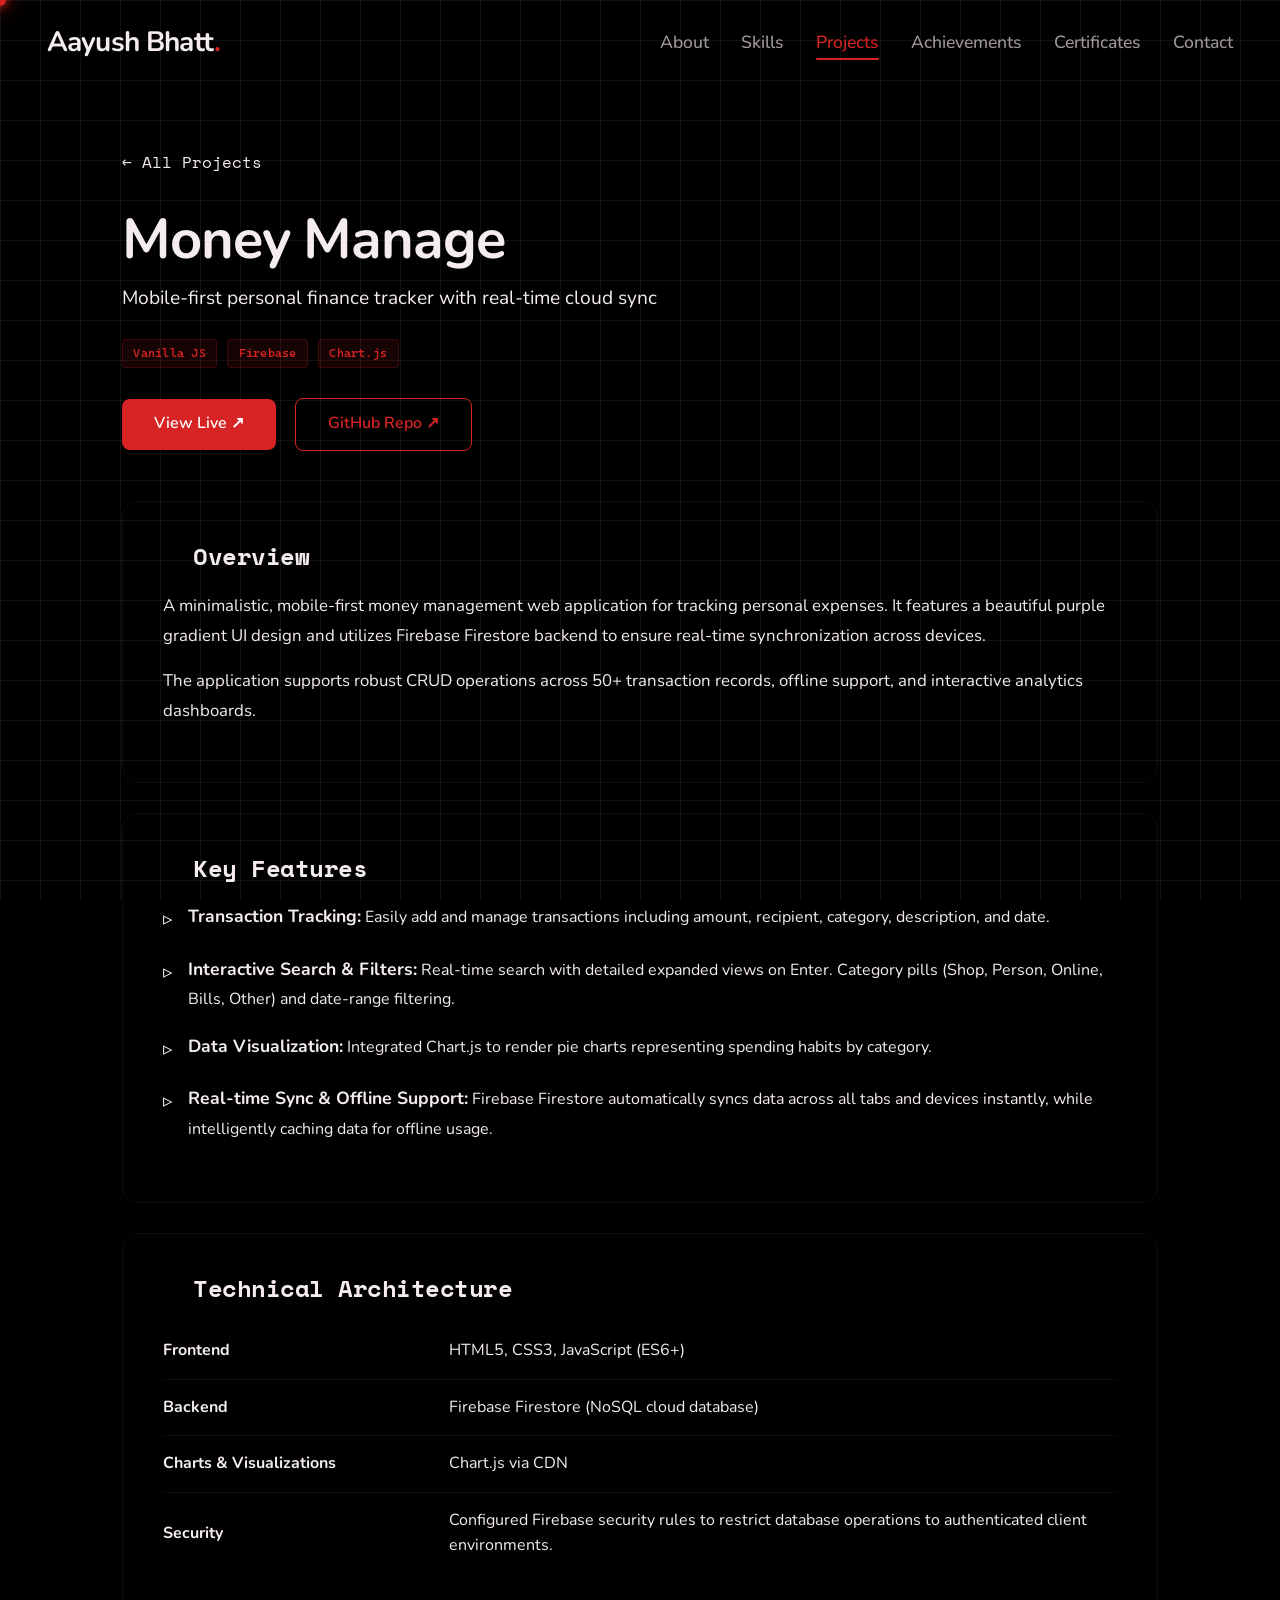
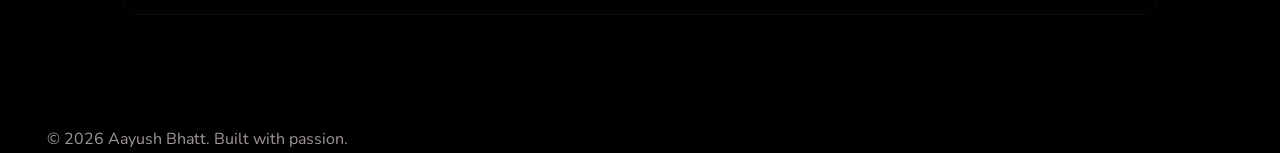
<file: projects/moneymanage.html>
<!doctype html>
<html lang="en">
  <head>
    <meta charset="UTF-8" />
    <meta name="viewport" content="width=device-width, initial-scale=1.0" />
    <title>Money Manage Case Study | Aayush Bhatt</title>
    <link rel="preconnect" href="https://fonts.googleapis.com" />
    <link rel="preconnect" href="https://fonts.gstatic.com" crossorigin />
    <link href="https://fonts.googleapis.com/css2?family=Cascadia+Code:wght@200..700&family=Nunito:wght@200..1000&family=Space+Mono:wght@400;700&display=swap" rel="stylesheet" />
    
    <link rel="stylesheet" href="../styles/main.css" />
    <link rel="stylesheet" href="../styles/navbar.css" />
    <link rel="stylesheet" href="../styles/cursor.css" />
    <link rel="icon" type="image/svg+xml" href="../assets/logo/logo-black.svg" />
    <style>
      .case-study { max-width: 1100px; margin: 0 auto; padding-top: 150px; padding-bottom: 80px; }
      .cs-header { margin-bottom: 40px; animation: fadeIn 0.8s ease-out; }
      .cs-title { font-size: clamp(2.5rem, 5vw, 3.5rem); margin-bottom: 10px; color: var(--text); }
      .cs-tagline { font-size: 1.2rem; color: var(--text-light); margin-bottom: 25px; line-height: 1.6; }
      .cs-tags { display: flex; flex-wrap: wrap; gap: 10px; margin-bottom: 30px; }
      .cs-links a { margin-right: 15px; margin-bottom: 10px; display: inline-block; }
      .cs-section { background: var(--bg-card); padding: 40px; border-radius: 16px; margin-bottom: 30px; border: 1px solid rgba(255,255,255,0.05); animation: slideUp 0.8s ease-out forwards; opacity: 0; transform: translateY(20px); }
      .cs-section:nth-child(2) { animation-delay: 0.1s; }
      .cs-section:nth-child(3) { animation-delay: 0.2s; }
      .cs-section:nth-child(4) { animation-delay: 0.3s; }
      .cs-section h2, .cs-section h3 { color: var(--accent); margin-bottom: 20px; font-family: 'Space Mono', monospace; display: flex; align-items: center; gap: 10px; }
      .cs-section h2 { font-size: 1.5rem; }
      .cs-section h3 { font-size: 1.2rem; margin-top: 30px; }
      .cs-section h2::before, .cs-section h3::before { content: ''; width: 20px; height: 2px; background: var(--accent); display: inline-block; }
      .cs-section p { color: var(--text-light); line-height: 1.8; margin-bottom: 15px; font-size: 1.05rem; }
      .feature-list { list-style: none; padding: 0; }
      .feature-list li { margin-bottom: 20px; padding-left: 25px; position: relative; line-height: 1.6; color: var(--text-light); }
      .feature-list li::before { content: '▹'; position: absolute; left: 0; top: 2px; color: var(--accent); font-size: 1.2rem; }
      .feature-list strong { color: var(--text); display: inline-block; margin-bottom: 4px; font-size: 1.1rem; }
      .tech-stack-table { width: 100%; border-collapse: collapse; margin-top: 20px; }
      .tech-stack-table td { padding: 15px 0; border-bottom: 1px solid rgba(255,255,255,0.05); color: var(--text-light); line-height: 1.6; }
      .tech-stack-table tr:last-child td { border-bottom: none; }
      .tech-stack-table td:first-child { font-weight: bold; color: var(--text); width: 30%; padding-right: 20px; }
      .back-btn { display: inline-flex; align-items: center; gap: 8px; margin-bottom: 30px; color: var(--text-light); text-decoration: none; transition: color 0.3s, transform 0.3s; font-family: 'Space Mono', monospace; }
      .back-btn:hover { color: var(--accent); transform: translateX(-5px); }

      @keyframes fadeIn {
        from { opacity: 0; }
        to { opacity: 1; }
      }
      @keyframes slideUp {
        from { opacity: 0; transform: translateY(20px); }
        to { opacity: 1; transform: translateY(0); }
      }

      @media (prefers-reduced-motion: reduce) {
        .cs-header, .cs-section {
          animation: none !important;
          transform: none !important;
          opacity: 1 !important;
        }
      }
      
      @media (max-width: 768px) {
        .cs-section { padding: 25px; }
        .tech-stack-table td { display: block; width: 100%; padding: 10px 0; }
        .tech-stack-table td:first-child { padding-bottom: 0; border-bottom: none; color: var(--accent); }
        .tech-stack-table tr { border-bottom: 1px solid rgba(255,255,255,0.05); }
        .tech-stack-table tr:last-child { border-bottom: none; }
      }
    </style>
  </head>
  <body>
    <div class="custom-cursor" id="customCursor"></div>
    
    <header class="navbar scrolled" id="navbar">
      <nav class="container navbar__inner">
        <a href="../index.html" class="navbar__logo">Aayush Bhatt<span>.</span></a>
        <ul class="navbar__links" id="navLinks">
          <li><a href="../index.html#about" class="nav-link">About</a></li>
          <li><a href="../index.html#skills" class="nav-link">Skills</a></li>
          <li><a href="../projects.html" class="nav-link active">Projects</a></li>
          <li><a href="../index.html#achievements" class="nav-link">Achievements</a></li>
          <li><a href="../index.html#certificates" class="nav-link">Certificates</a></li>
          <li><a href="../index.html#contact" class="nav-link">Contact</a></li>
        </ul>
        <button
          class="navbar__hamburger"
          id="hamburger"
          aria-label="Toggle navigation menu"
        >
          <span></span>
          <span></span>
          <span></span>
        </button>
      </nav>
    </header>

    <main class="container case-study">
      <a href="../projects.html" class="back-btn">← All Projects</a>
      
      <header class="cs-header">
        <h1 class="cs-title">Money Manage</h1>
        <p class="cs-tagline">Mobile-first personal finance tracker with real-time cloud sync</p>
        <div class="cs-tags">
          <span class="tag">Vanilla JS</span>
          <span class="tag">Firebase</span>
          <span class="tag">Chart.js</span>
        </div>
        <div class="cs-links">
          <a href="https://moneytracker207.netlify.app/" target="_blank" class="btn-primary">View Live ↗</a>
          <a href="https://github.com/aayushbhattt/Money-Tracker" target="_blank" class="btn-outline">GitHub Repo ↗</a>
        </div>
      </header>

      <section class="cs-section">
        <h2>Overview</h2>
        <p>A minimalistic, mobile-first money management web application for tracking personal expenses. It features a beautiful purple gradient UI design and utilizes Firebase Firestore backend to ensure real-time synchronization across devices.</p>
        <p>The application supports robust CRUD operations across 50+ transaction records, offline support, and interactive analytics dashboards.</p>
      </section>

      <section class="cs-section">
        <h2>Key Features</h2>
        <ul class="feature-list">
          <li><strong>Transaction Tracking:</strong> Easily add and manage transactions including amount, recipient, category, description, and date.</li>
          <li><strong>Interactive Search & Filters:</strong> Real-time search with detailed expanded views on Enter. Category pills (Shop, Person, Online, Bills, Other) and date-range filtering.</li>
          <li><strong>Data Visualization:</strong> Integrated Chart.js to render pie charts representing spending habits by category.</li>
          <li><strong>Real-time Sync & Offline Support:</strong> Firebase Firestore automatically syncs data across all tabs and devices instantly, while intelligently caching data for offline usage.</li>
        </ul>
      </section>

      <section class="cs-section">
        <h2>Technical Architecture</h2>
        <table class="tech-stack-table">
          <tbody>
            <tr>
              <td>Frontend</td>
              <td>HTML5, CSS3, JavaScript (ES6+)</td>
            </tr>
            <tr>
              <td>Backend</td>
              <td>Firebase Firestore (NoSQL cloud database)</td>
            </tr>
            <tr>
              <td>Charts & Visualizations</td>
              <td>Chart.js via CDN</td>
            </tr>
            <tr>
              <td>Security</td>
              <td>Configured Firebase security rules to restrict database operations to authenticated client environments.</td>
            </tr>
          </tbody>
        </table>
      </section>
    </main>

    <footer class="footer">
      <div class="container footer__inner">
        <p class="footer__text">&copy; 2026 Aayush Bhatt. Built with passion.</p>
      </div>
    </footer>

    <script src="../js/main.js"></script>
    <script src="../js/cursor.js"></script>
  </body>
</html>
</file>
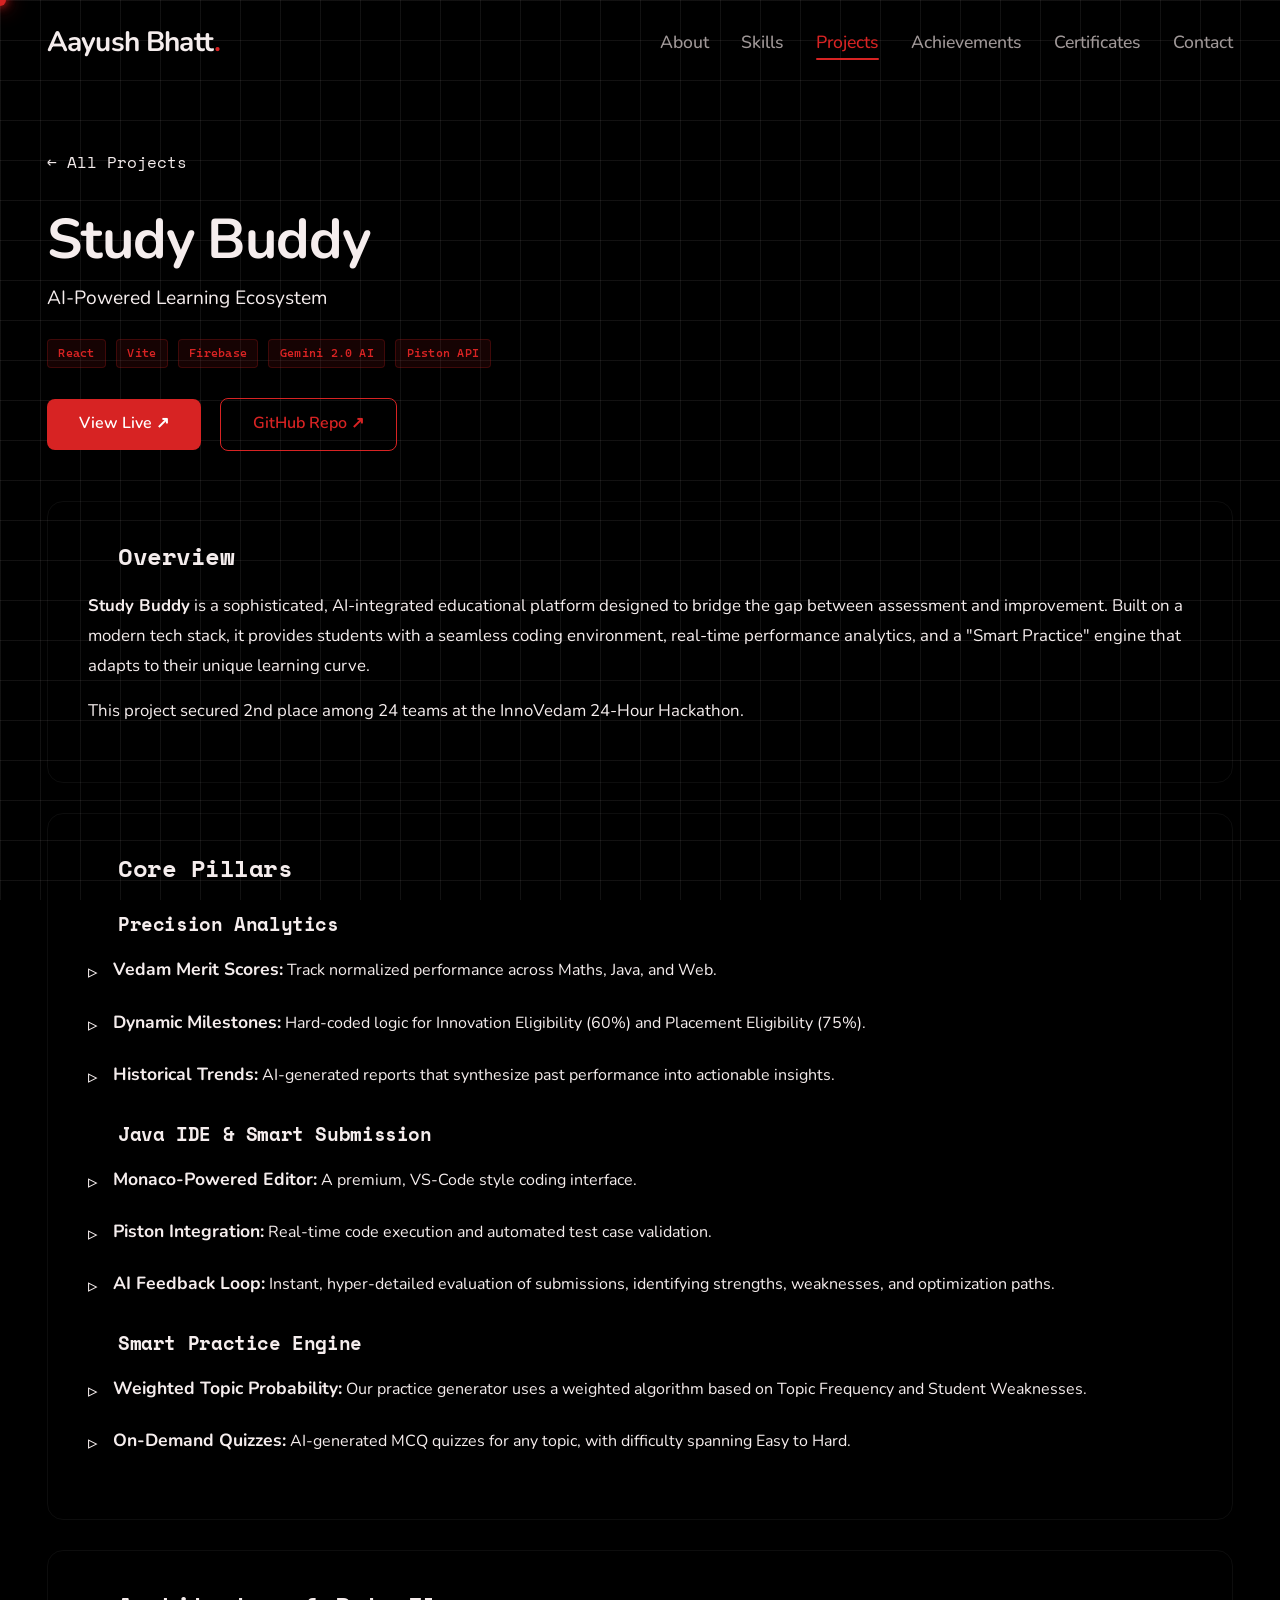
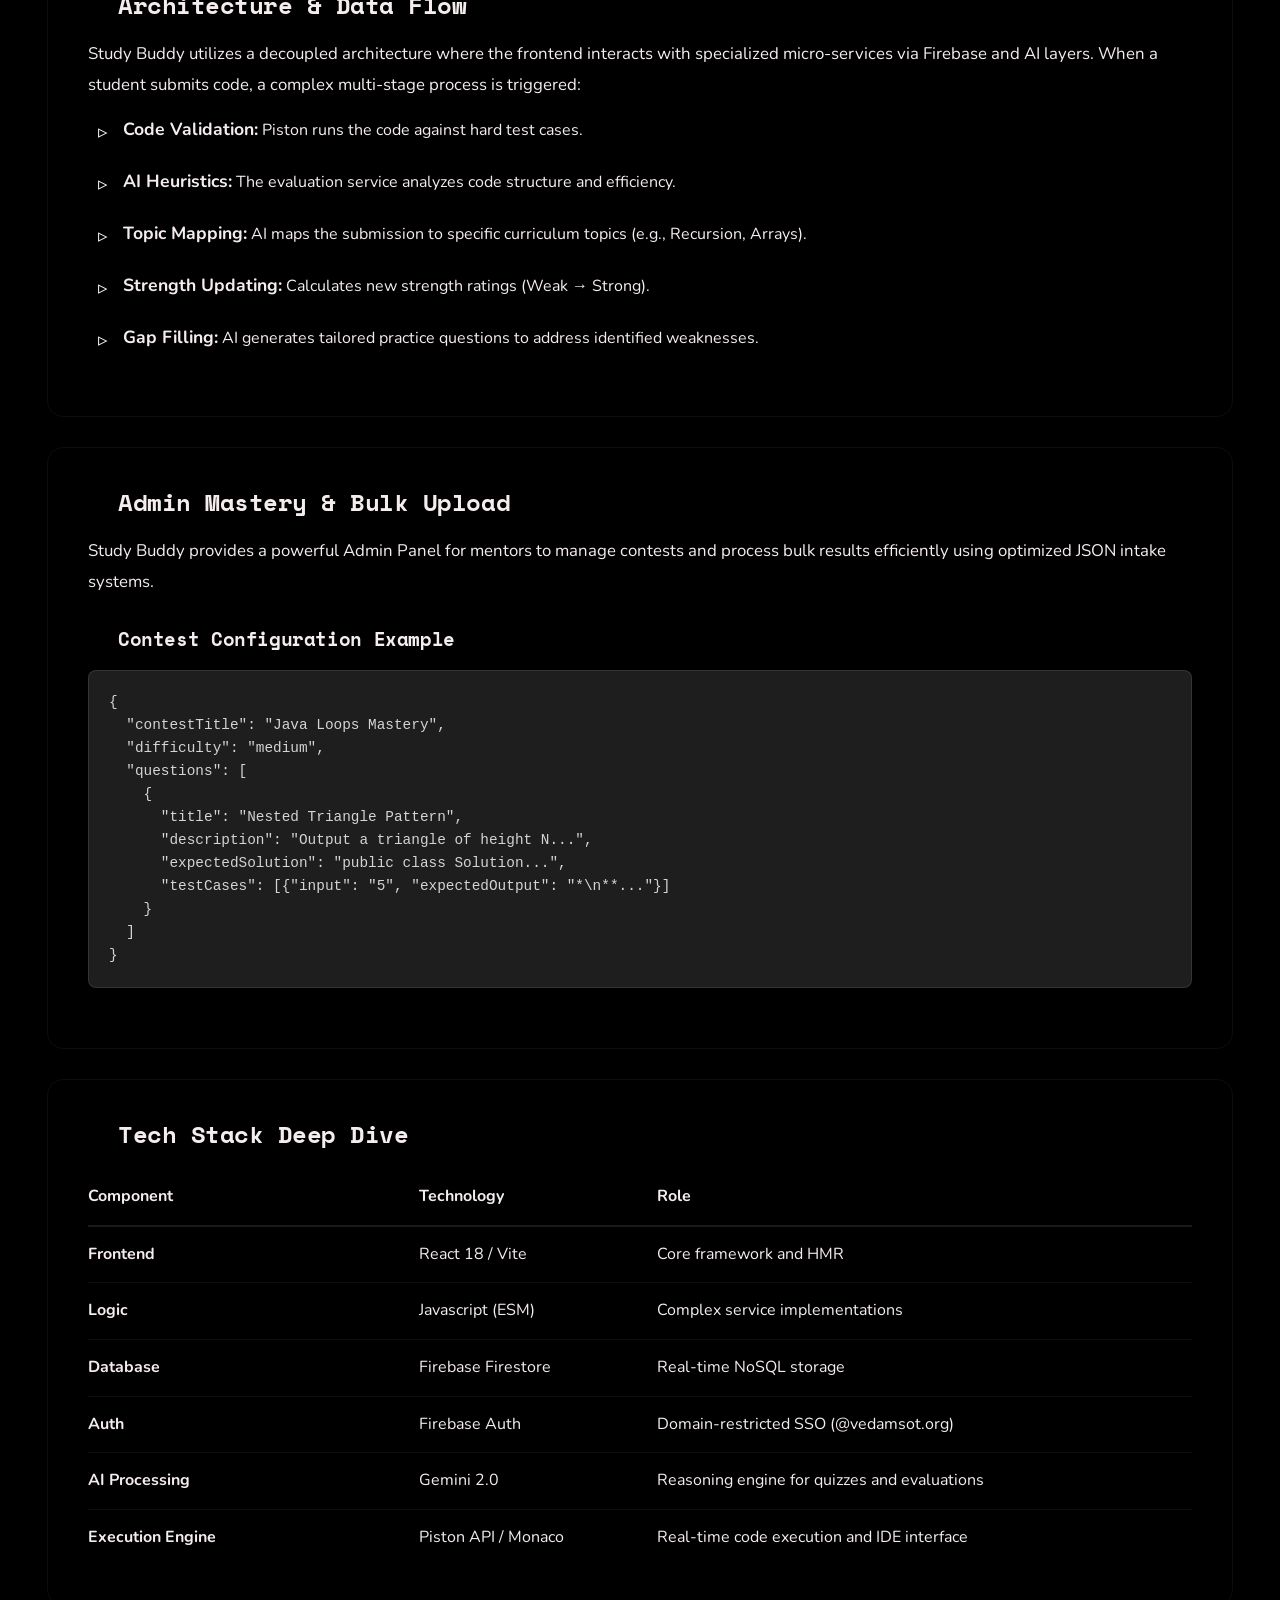
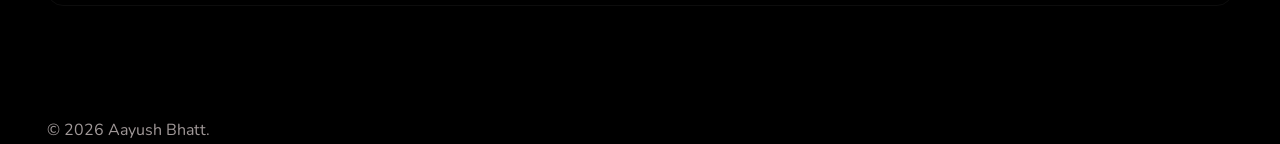
<file: projects/studybuddy.html>
<!doctype html>
<html lang="en">
  <head>
    <meta charset="UTF-8" />
    <meta name="viewport" content="width=device-width, initial-scale=1.0" />
    <title>Study Buddy Case Study | Aayush Bhatt</title>
    <link rel="preconnect" href="https://fonts.googleapis.com" />
    <link rel="preconnect" href="https://fonts.gstatic.com" crossorigin />
    <link href="https://fonts.googleapis.com/css2?family=Cascadia+Code:wght@200..700&family=Nunito:wght@200..1000&family=Space+Mono:wght@400;700&display=swap" rel="stylesheet" />
    
    <link rel="stylesheet" href="../styles/main.css" />
    <link rel="stylesheet" href="../styles/navbar.css" />
    <link rel="stylesheet" href="../styles/cursor.css" />
    <link rel="icon" type="image/svg+xml" href="../assets/logo/logo-black.svg" />
    <style>
      .case-study { max-width: 1250px; margin: 0 auto; padding-top: 150px; padding-bottom: 80px; }
      .cs-header { margin-bottom: 40px; animation: fadeIn 0.8s ease-out; }
      .cs-title { font-size: clamp(2.5rem, 5vw, 3.5rem); margin-bottom: 10px; color: var(--text); }
      .cs-tagline { font-size: 1.2rem; color: var(--text-light); margin-bottom: 25px; line-height: 1.6; }
      .cs-tags { display: flex; flex-wrap: wrap; gap: 10px; margin-bottom: 30px; }
      .cs-links a { margin-right: 15px; margin-bottom: 10px; display: inline-block; }
      .cs-section { background: var(--bg-card); padding: 40px; border-radius: 16px; margin-bottom: 30px; border: 1px solid rgba(255,255,255,0.05); animation: slideUp 0.8s ease-out forwards; opacity: 0; transform: translateY(20px); }
      .cs-section:nth-child(2) { animation-delay: 0.1s; }
      .cs-section:nth-child(3) { animation-delay: 0.2s; }
      .cs-section:nth-child(4) { animation-delay: 0.3s; }
      .cs-section h2, .cs-section h3 { color: var(--accent); margin-bottom: 20px; font-family: 'Space Mono', monospace; display: flex; align-items: center; gap: 10px; }
      .cs-section h2 { font-size: 1.5rem; }
      .cs-section h3 { font-size: 1.2rem; margin-top: 30px; }
      .cs-section h2::before, .cs-section h3::before { content: ''; width: 20px; height: 2px; background: var(--accent); display: inline-block; }
      .cs-section p { color: var(--text-light); line-height: 1.8; margin-bottom: 15px; font-size: 1.05rem; }
      .feature-list { list-style: none; padding: 0; }
      .feature-list li { margin-bottom: 20px; padding-left: 25px; position: relative; line-height: 1.6; color: var(--text-light); }
      .feature-list li::before { content: '▹'; position: absolute; left: 0; top: 2px; color: var(--accent); font-size: 1.2rem; }
      .feature-list strong { color: var(--text); display: inline-block; margin-bottom: 4px; font-size: 1.1rem; }
      .tech-stack-table { width: 100%; border-collapse: collapse; margin-top: 20px; }
      .tech-stack-table th { text-align: left; padding: 15px 0; color: var(--text); border-bottom: 2px solid rgba(255,255,255,0.1); }
      .tech-stack-table td { padding: 15px 0; border-bottom: 1px solid rgba(255,255,255,0.05); color: var(--text-light); line-height: 1.6; }
      .tech-stack-table tr:last-child td { border-bottom: none; }
      .tech-stack-table td:first-child { font-weight: bold; color: var(--text); width: 30%; padding-right: 20px; }
      .back-btn { display: inline-flex; align-items: center; gap: 8px; margin-bottom: 30px; color: var(--text-light); text-decoration: none; transition: color 0.3s, transform 0.3s; font-family: 'Space Mono', monospace; }
      .back-btn:hover { color: var(--accent); transform: translateX(-5px); }
      pre { background: #1e1e1e; padding: 20px; border-radius: 8px; overflow-x: auto; font-family: 'Fira Code', monospace; font-size: 0.9rem; color: #d4d4d4; margin-bottom: 20px; border: 1px solid rgba(255,255,255,0.1); }
      code { font-family: 'Fira Code', monospace; }

      @keyframes fadeIn {
        from { opacity: 0; }
        to { opacity: 1; }
      }
      @keyframes slideUp {
        from { opacity: 0; transform: translateY(20px); }
        to { opacity: 1; transform: translateY(0); }
      }

      @media (prefers-reduced-motion: reduce) {
        .cs-header, .cs-section {
          animation: none !important;
          transform: none !important;
          opacity: 1 !important;
        }
      }
      
      @media (max-width: 768px) {
        .cs-section { padding: 25px; }
        .tech-stack-table td, .tech-stack-table th { display: block; width: 100%; padding: 10px 0; }
        .tech-stack-table td:first-child { padding-bottom: 0; border-bottom: none; color: var(--accent); }
        .tech-stack-table tr { border-bottom: 1px solid rgba(255,255,255,0.05); }
        .tech-stack-table tr:last-child { border-bottom: none; }
      }
    </style>
  </head>
  <body>
    <div class="custom-cursor" id="customCursor"></div>
    
    <header class="navbar scrolled" id="navbar">
      <nav class="container navbar__inner">
        <a href="../index.html" class="navbar__logo">Aayush Bhatt<span>.</span></a>
        <ul class="navbar__links" id="navLinks">
          <li><a href="../index.html#about" class="nav-link">About</a></li>
          <li><a href="../index.html#skills" class="nav-link">Skills</a></li>
          <li><a href="../projects.html" class="nav-link active">Projects</a></li>
          <li><a href="../index.html#achievements" class="nav-link">Achievements</a></li>
          <li><a href="../index.html#certificates" class="nav-link">Certificates</a></li>
          <li><a href="../index.html#contact" class="nav-link">Contact</a></li>
        </ul>
        <button
          class="navbar__hamburger"
          id="hamburger"
          aria-label="Toggle navigation menu"
        >
          <span></span>
          <span></span>
          <span></span>
        </button>
      </nav>
    </header>

    <main class="container case-study">
      <a href="../projects.html" class="back-btn">← All Projects</a>
      
      <header class="cs-header">
        <h1 class="cs-title">Study Buddy</h1>
        <p class="cs-tagline">AI-Powered Learning Ecosystem</p>
        <div class="cs-tags">
          <span class="tag">React</span>
          <span class="tag">Vite</span>
          <span class="tag">Firebase</span>
          <span class="tag">Gemini 2.0 AI</span>
          <span class="tag">Piston API</span>
        </div>
        <div class="cs-links">
          <a href="https://studybuddytest12.netlify.app/" target="_blank" class="btn-primary">View Live ↗</a>
          <a href="https://github.com/aayushbhatt210/Study_Buddy" target="_blank" class="btn-outline">GitHub Repo ↗</a>
        </div>
      </header>

      <section class="cs-section">
        <h2>Overview</h2>
        <p><strong>Study Buddy</strong> is a sophisticated, AI-integrated educational platform designed to bridge the gap between assessment and improvement. Built on a modern tech stack, it provides students with a seamless coding environment, real-time performance analytics, and a "Smart Practice" engine that adapts to their unique learning curve.</p>
        <p>This project secured 2nd place among 24 teams at the InnoVedam 24-Hour Hackathon.</p>
      </section>

      <section class="cs-section">
        <h2>Core Pillars</h2>
        <h3>Precision Analytics</h3>
        <ul class="feature-list">
          <li><strong>Vedam Merit Scores:</strong> Track normalized performance across Maths, Java, and Web.</li>
          <li><strong>Dynamic Milestones:</strong> Hard-coded logic for Innovation Eligibility (60%) and Placement Eligibility (75%).</li>
          <li><strong>Historical Trends:</strong> AI-generated reports that synthesize past performance into actionable insights.</li>
        </ul>

        <h3>Java IDE & Smart Submission</h3>
        <ul class="feature-list">
          <li><strong>Monaco-Powered Editor:</strong> A premium, VS-Code style coding interface.</li>
          <li><strong>Piston Integration:</strong> Real-time code execution and automated test case validation.</li>
          <li><strong>AI Feedback Loop:</strong> Instant, hyper-detailed evaluation of submissions, identifying strengths, weaknesses, and optimization paths.</li>
        </ul>

        <h3>Smart Practice Engine</h3>
        <ul class="feature-list">
          <li><strong>Weighted Topic Probability:</strong> Our practice generator uses a weighted algorithm based on Topic Frequency and Student Weaknesses.</li>
          <li><strong>On-Demand Quizzes:</strong> AI-generated MCQ quizzes for any topic, with difficulty spanning Easy to Hard.</li>
        </ul>
      </section>

      <section class="cs-section">
        <h2>Architecture & Data Flow</h2>
        <p>Study Buddy utilizes a decoupled architecture where the frontend interacts with specialized micro-services via Firebase and AI layers. When a student submits code, a complex multi-stage process is triggered:</p>
        <ol class="feature-list" style="padding-left: 10px;">
          <li><strong>Code Validation:</strong> Piston runs the code against hard test cases.</li>
          <li><strong>AI Heuristics:</strong> The evaluation service analyzes code structure and efficiency.</li>
          <li><strong>Topic Mapping:</strong> AI maps the submission to specific curriculum topics (e.g., Recursion, Arrays).</li>
          <li><strong>Strength Updating:</strong> Calculates new strength ratings (Weak → Strong).</li>
          <li><strong>Gap Filling:</strong> AI generates tailored practice questions to address identified weaknesses.</li>
        </ol>
      </section>

      <section class="cs-section">
        <h2>Admin Mastery & Bulk Upload</h2>
        <p>Study Buddy provides a powerful Admin Panel for mentors to manage contests and process bulk results efficiently using optimized JSON intake systems.</p>
        
        <h3>Contest Configuration Example</h3>
<pre><code>{
  "contestTitle": "Java Loops Mastery",
  "difficulty": "medium",
  "questions": [
    {
      "title": "Nested Triangle Pattern",
      "description": "Output a triangle of height N...",
      "expectedSolution": "public class Solution...",
      "testCases": [{"input": "5", "expectedOutput": "*\n**..."}]
    }
  ]
}</code></pre>
      </section>

      <section class="cs-section">
        <h2>Tech Stack Deep Dive</h2>
        <table class="tech-stack-table">
          <thead>
            <tr>
              <th>Component</th>
              <th>Technology</th>
              <th>Role</th>
            </tr>
          </thead>
          <tbody>
            <tr>
              <td>Frontend</td>
              <td>React 18 / Vite</td>
              <td>Core framework and HMR</td>
            </tr>
            <tr>
              <td>Logic</td>
              <td>Javascript (ESM)</td>
              <td>Complex service implementations</td>
            </tr>
            <tr>
              <td>Database</td>
              <td>Firebase Firestore</td>
              <td>Real-time NoSQL storage</td>
            </tr>
            <tr>
              <td>Auth</td>
              <td>Firebase Auth</td>
              <td>Domain-restricted SSO (@vedamsot.org)</td>
            </tr>
            <tr>
              <td>AI Processing</td>
              <td>Gemini 2.0</td>
              <td>Reasoning engine for quizzes and evaluations</td>
            </tr>
            <tr>
              <td>Execution Engine</td>
              <td>Piston API / Monaco</td>
              <td>Real-time code execution and IDE interface</td>
            </tr>
          </tbody>
        </table>
      </section>
    </main>

    <footer class="footer">
      <div class="container footer__inner">
        <p class="footer__text">&copy; 2026 Aayush Bhatt.</p>
      </div>
    </footer>

    <script src="../js/main.js"></script>
    <script src="../js/cursor.js"></script>
  </body>
</html>
</file>
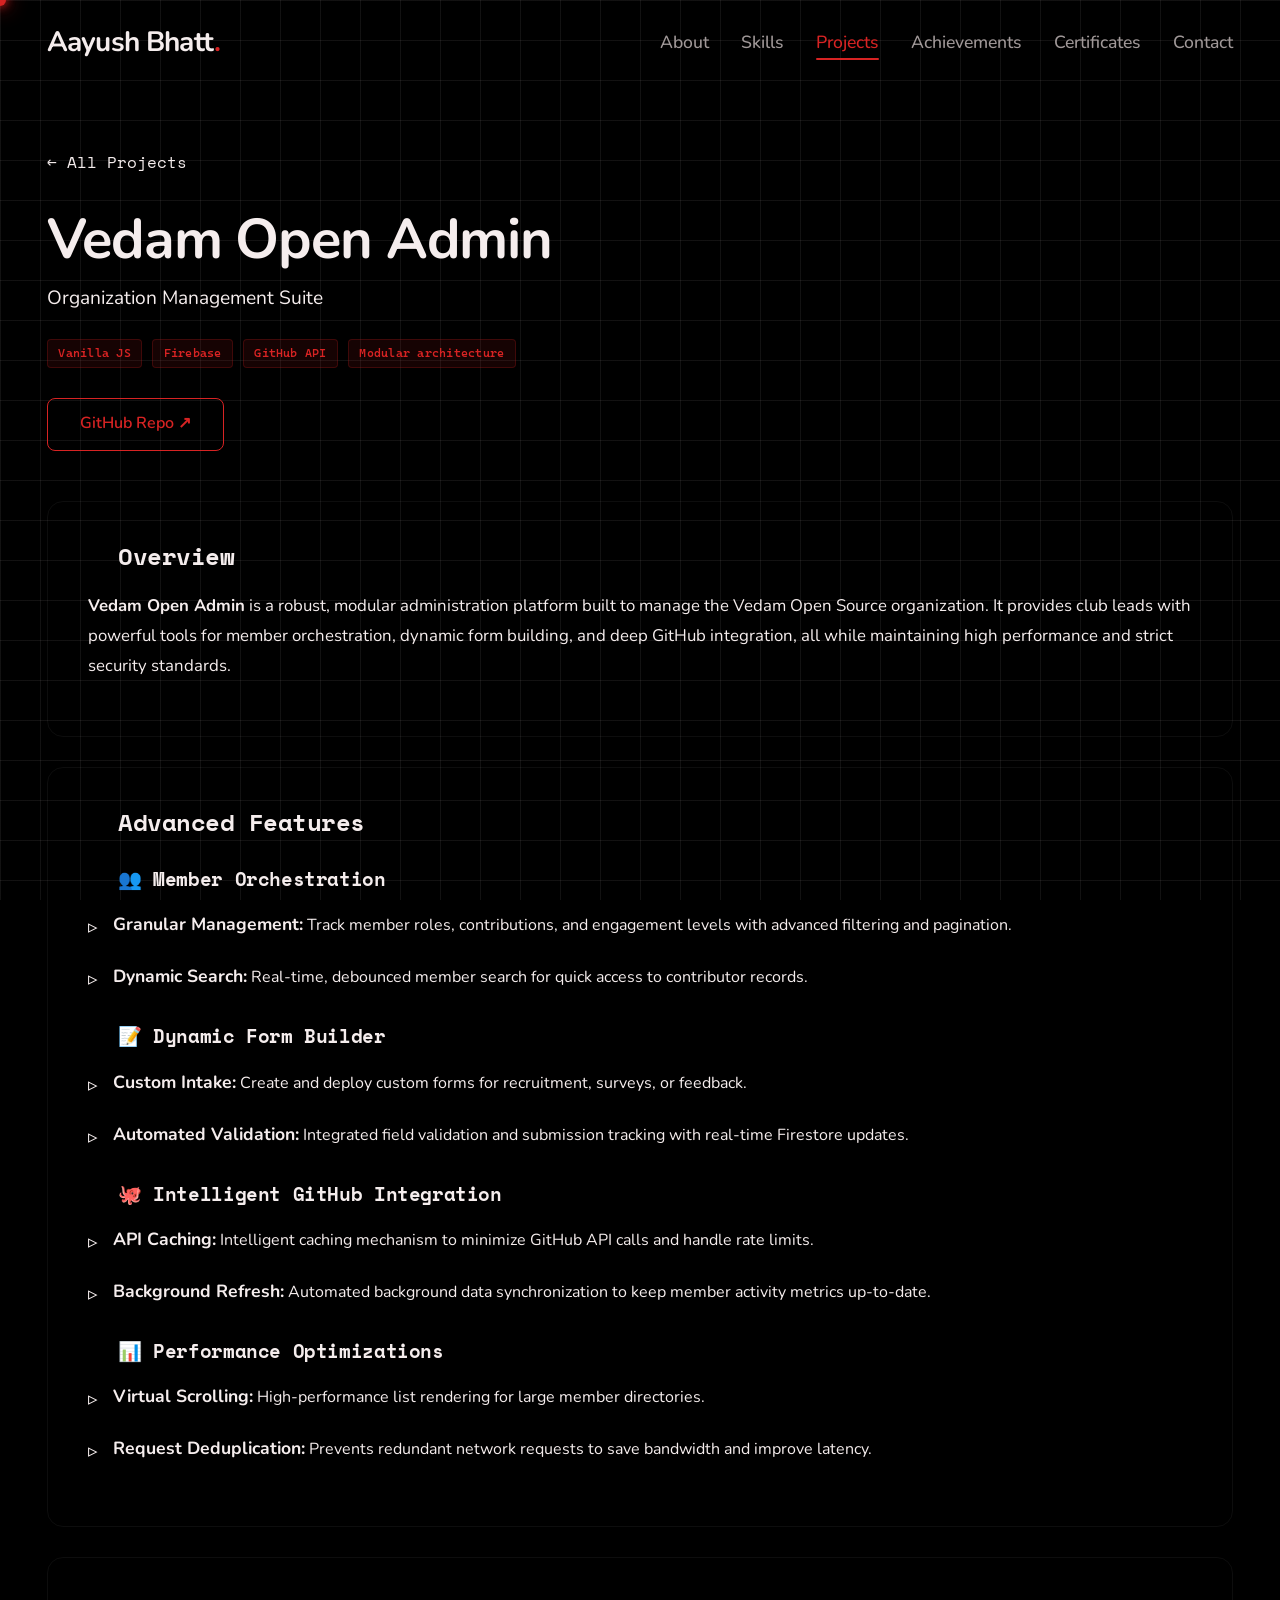
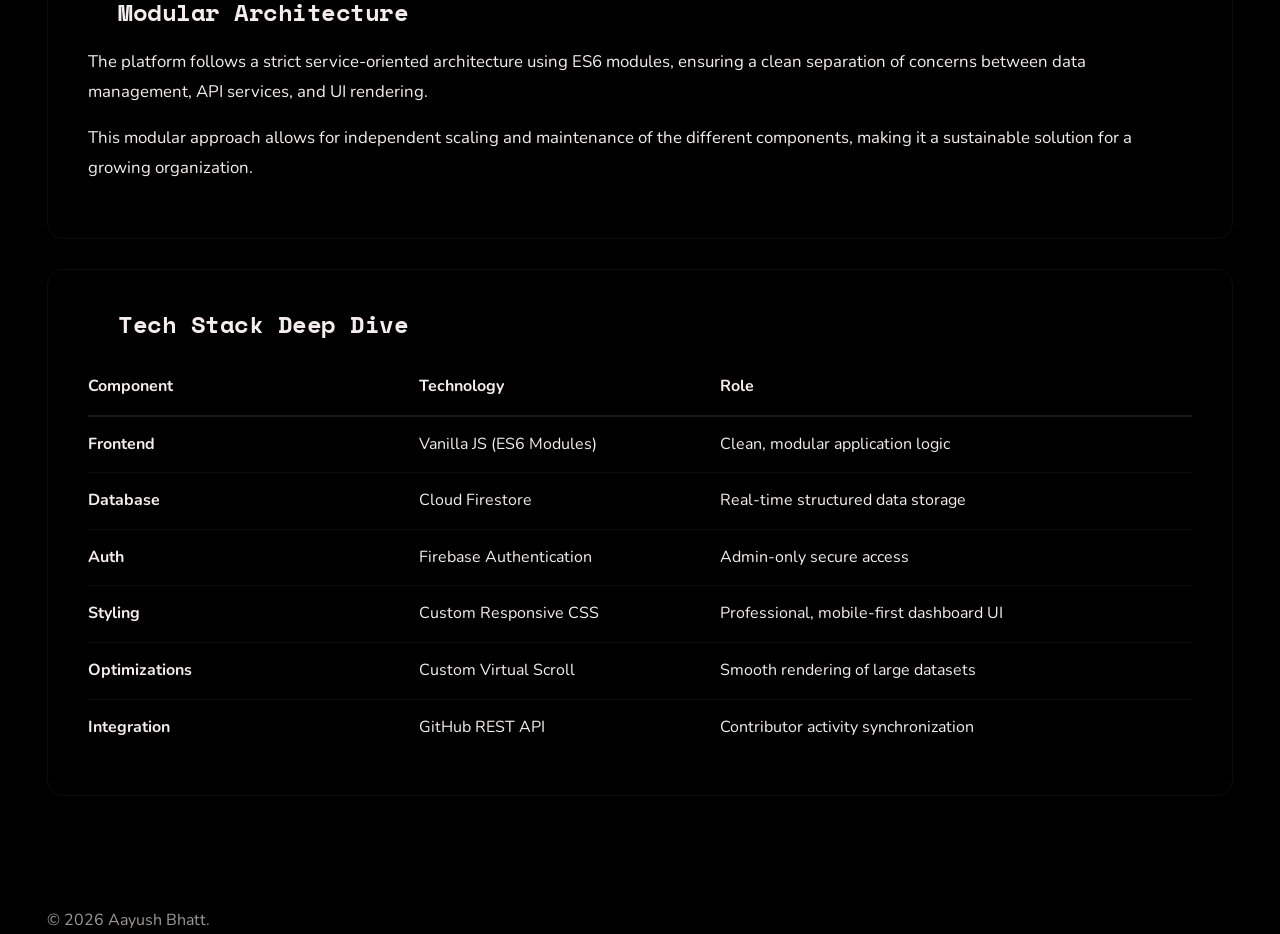
<file: projects/vst-opensource-admin.html>
<!doctype html>
<html lang="en">
  <head>
    <meta charset="UTF-8" />
    <meta name="viewport" content="width=device-width, initial-scale=1.0" />
    <title>Vedam Open Admin Case Study | Aayush Bhatt</title>
    <meta name="description" content="Detailed case study of Vedam Open Admin, a management suite for organization leads." />
    <meta name="keywords" content="Vedam Open Admin, GitHub Integration, Firebase, Vanilla JS, Aayush Bhatt, Portfolio" />
    
    <link rel="preconnect" href="https://fonts.googleapis.com" />
    <link rel="preconnect" href="https://fonts.gstatic.com" crossorigin />
    <link href="https://fonts.googleapis.com/css2?family=Cascadia+Code:wght@200..700&family=Nunito:wght@200..1000&family=Space+Mono:wght@400;700&display=swap" rel="stylesheet" />
    
    <link rel="stylesheet" href="../styles/main.css" />
    <link rel="stylesheet" href="../styles/navbar.css" />
    <link rel="stylesheet" href="../styles/cursor.css" />
    <link rel="icon" type="image/svg+xml" href="../assets/logo/logo-black.svg" />
    <style>
      .case-study { max-width: 1250px; margin: 0 auto; padding-top: 150px; padding-bottom: 80px; }
      .cs-header { margin-bottom: 40px; animation: fadeIn 0.8s ease-out; }
      .cs-title { font-size: clamp(2.5rem, 5vw, 3.5rem); margin-bottom: 10px; color: var(--text); }
      .cs-tagline { font-size: 1.2rem; color: var(--text-light); margin-bottom: 25px; line-height: 1.6; }
      .cs-tags { display: flex; flex-wrap: wrap; gap: 10px; margin-bottom: 30px; }
      .cs-links a { margin-right: 15px; margin-bottom: 10px; display: inline-block; }
      .cs-section { background: var(--bg-card); padding: 40px; border-radius: 16px; margin-bottom: 30px; border: 1px solid rgba(255,255,255,0.05); animation: slideUp 0.8s ease-out forwards; opacity: 0; transform: translateY(20px); }
      .cs-section:nth-child(2) { animation-delay: 0.1s; }
      .cs-section:nth-child(3) { animation-delay: 0.2s; }
      .cs-section:nth-child(4) { animation-delay: 0.3s; }
      .cs-section h2, .cs-section h3 { color: var(--accent); margin-bottom: 20px; font-family: 'Space Mono', monospace; display: flex; align-items: center; gap: 10px; }
      .cs-section h2 { font-size: 1.5rem; }
      .cs-section h3 { font-size: 1.2rem; margin-top: 30px; }
      .cs-section h2::before, .cs-section h3::before { content: ''; width: 20px; height: 2px; background: var(--accent); display: inline-block; }
      .cs-section p { color: var(--text-light); line-height: 1.8; margin-bottom: 15px; font-size: 1.05rem; }
      .feature-list { list-style: none; padding: 0; }
      .feature-list li { margin-bottom: 20px; padding-left: 25px; position: relative; line-height: 1.6; color: var(--text-light); }
      .feature-list li::before { content: '▹'; position: absolute; left: 0; top: 2px; color: var(--accent); font-size: 1.2rem; }
      .feature-list strong { color: var(--text); display: inline-block; margin-bottom: 4px; font-size: 1.1rem; }
      .tech-stack-table { width: 100%; border-collapse: collapse; margin-top: 20px; }
      .tech-stack-table th { text-align: left; padding: 15px 0; color: var(--text); border-bottom: 2px solid rgba(255,255,255,0.1); }
      .tech-stack-table td { padding: 15px 0; border-bottom: 1px solid rgba(255,255,255,0.05); color: var(--text-light); line-height: 1.6; }
      .tech-stack-table tr:last-child td { border-bottom: none; }
      .tech-stack-table td:first-child { font-weight: bold; color: var(--text); width: 30%; padding-right: 20px; }
      .back-btn { display: inline-flex; align-items: center; gap: 8px; margin-bottom: 30px; color: var(--text-light); text-decoration: none; transition: color 0.3s, transform 0.3s; font-family: 'Space Mono', monospace; }
      .back-btn:hover { color: var(--accent); transform: translateX(-5px); }
      
      @keyframes fadeIn {
        from { opacity: 0; }
        to { opacity: 1; }
      }
      @keyframes slideUp {
        from { opacity: 0; transform: translateY(20px); }
        to { opacity: 1; transform: translateY(0); }
      }

      @media (max-width: 768px) {
        .cs-section { padding: 25px; }
        .tech-stack-table td, .tech-stack-table th { display: block; width: 100%; padding: 10px 0; }
        .tech-stack-table td:first-child { padding-bottom: 0; border-bottom: none; color: var(--accent); }
        .tech-stack-table tr { border-bottom: 1px solid rgba(255,255,255,0.05); }
        .tech-stack-table tr:last-child { border-bottom: none; }
      }
    </style>
  </head>
  <body>
    <div class="custom-cursor" id="customCursor"></div>
    
    <header class="navbar scrolled" id="navbar">
      <nav class="container navbar__inner">
        <a href="../index.html" class="navbar__logo">Aayush Bhatt<span>.</span></a>
        <ul class="navbar__links" id="navLinks">
          <li><a href="../index.html#about" class="nav-link">About</a></li>
          <li><a href="../index.html#skills" class="nav-link">Skills</a></li>
          <li><a href="../projects.html" class="nav-link active">Projects</a></li>
          <li><a href="../index.html#achievements" class="nav-link">Achievements</a></li>
          <li><a href="../index.html#certificates" class="nav-link">Certificates</a></li>
          <li><a href="../index.html#contact" class="nav-link">Contact</a></li>
        </ul>
        <button
          class="navbar__hamburger"
          id="hamburger"
          aria-label="Toggle navigation menu"
        >
          <span></span>
          <span></span>
          <span></span>
        </button>
      </nav>
    </header>

    <main class="container case-study">
      <a href="../projects.html" class="back-btn">← All Projects</a>
      
      <header class="cs-header">
        <h1 class="cs-title">Vedam Open Admin</h1>
        <p class="cs-tagline">Organization Management Suite</p>
        <div class="cs-tags">
          <span class="tag">Vanilla JS</span>
          <span class="tag">Firebase</span>
          <span class="tag">GitHub API</span>
          <span class="tag">Modular architecture</span>
        </div>
        <div class="cs-links">
          <a href="https://github.com/vstopensource-gif/Vedam-OpenSource-Admin" target="_blank" class="btn-outline">GitHub Repo ↗</a>
        </div>
      </header>

      <section class="cs-section">
        <h2>Overview</h2>
        <p><strong>Vedam Open Admin</strong> is a robust, modular administration platform built to manage the Vedam Open Source organization. It provides club leads with powerful tools for member orchestration, dynamic form building, and deep GitHub integration, all while maintaining high performance and strict security standards.</p>
      </section>

      <section class="cs-section">
        <h2>Advanced Features</h2>
        <h3>👥 Member Orchestration</h3>
        <ul class="feature-list">
          <li><strong>Granular Management:</strong> Track member roles, contributions, and engagement levels with advanced filtering and pagination.</li>
          <li><strong>Dynamic Search:</strong> Real-time, debounced member search for quick access to contributor records.</li>
        </ul>

        <h3>📝 Dynamic Form Builder</h3>
        <ul class="feature-list">
          <li><strong>Custom Intake:</strong> Create and deploy custom forms for recruitment, surveys, or feedback.</li>
          <li><strong>Automated Validation:</strong> Integrated field validation and submission tracking with real-time Firestore updates.</li>
        </ul>

        <h3>🐙 Intelligent GitHub Integration</h3>
        <ul class="feature-list">
          <li><strong>API Caching:</strong> Intelligent caching mechanism to minimize GitHub API calls and handle rate limits.</li>
          <li><strong>Background Refresh:</strong> Automated background data synchronization to keep member activity metrics up-to-date.</li>
        </ul>

        <h3>📊 Performance Optimizations</h3>
        <ul class="feature-list">
          <li><strong>Virtual Scrolling:</strong> High-performance list rendering for large member directories.</li>
          <li><strong>Request Deduplication:</strong> Prevents redundant network requests to save bandwidth and improve latency.</li>
        </ul>
      </section>

      <section class="cs-section">
        <h2>Modular Architecture</h2>
        <p>The platform follows a strict service-oriented architecture using ES6 modules, ensuring a clean separation of concerns between data management, API services, and UI rendering.</p>
        <p>This modular approach allows for independent scaling and maintenance of the different components, making it a sustainable solution for a growing organization.</p>
      </section>

      <section class="cs-section">
        <h2>Tech Stack Deep Dive</h2>
        <table class="tech-stack-table">
          <thead>
            <tr>
              <th>Component</th>
              <th>Technology</th>
              <th>Role</th>
            </tr>
          </thead>
          <tbody>
            <tr>
              <td>Frontend</td>
              <td>Vanilla JS (ES6 Modules)</td>
              <td>Clean, modular application logic</td>
            </tr>
            <tr>
              <td>Database</td>
              <td>Cloud Firestore</td>
              <td>Real-time structured data storage</td>
            </tr>
            <tr>
              <td>Auth</td>
              <td>Firebase Authentication</td>
              <td>Admin-only secure access</td>
            </tr>
            <tr>
              <td>Styling</td>
              <td>Custom Responsive CSS</td>
              <td>Professional, mobile-first dashboard UI</td>
            </tr>
            <tr>
              <td>Optimizations</td>
              <td>Custom Virtual Scroll</td>
              <td>Smooth rendering of large datasets</td>
            </tr>
            <tr>
              <td>Integration</td>
              <td>GitHub REST API</td>
              <td>Contributor activity synchronization</td>
            </tr>
          </tbody>
        </table>
      </section>
    </main>

    <footer class="footer">
      <div class="container footer__inner">
        <p class="footer__text">&copy; 2026 Aayush Bhatt.</p>
      </div>
    </footer>

    <script src="../js/main.js"></script>
    <script src="../js/cursor.js"></script>
  </body>
</html>
</file>
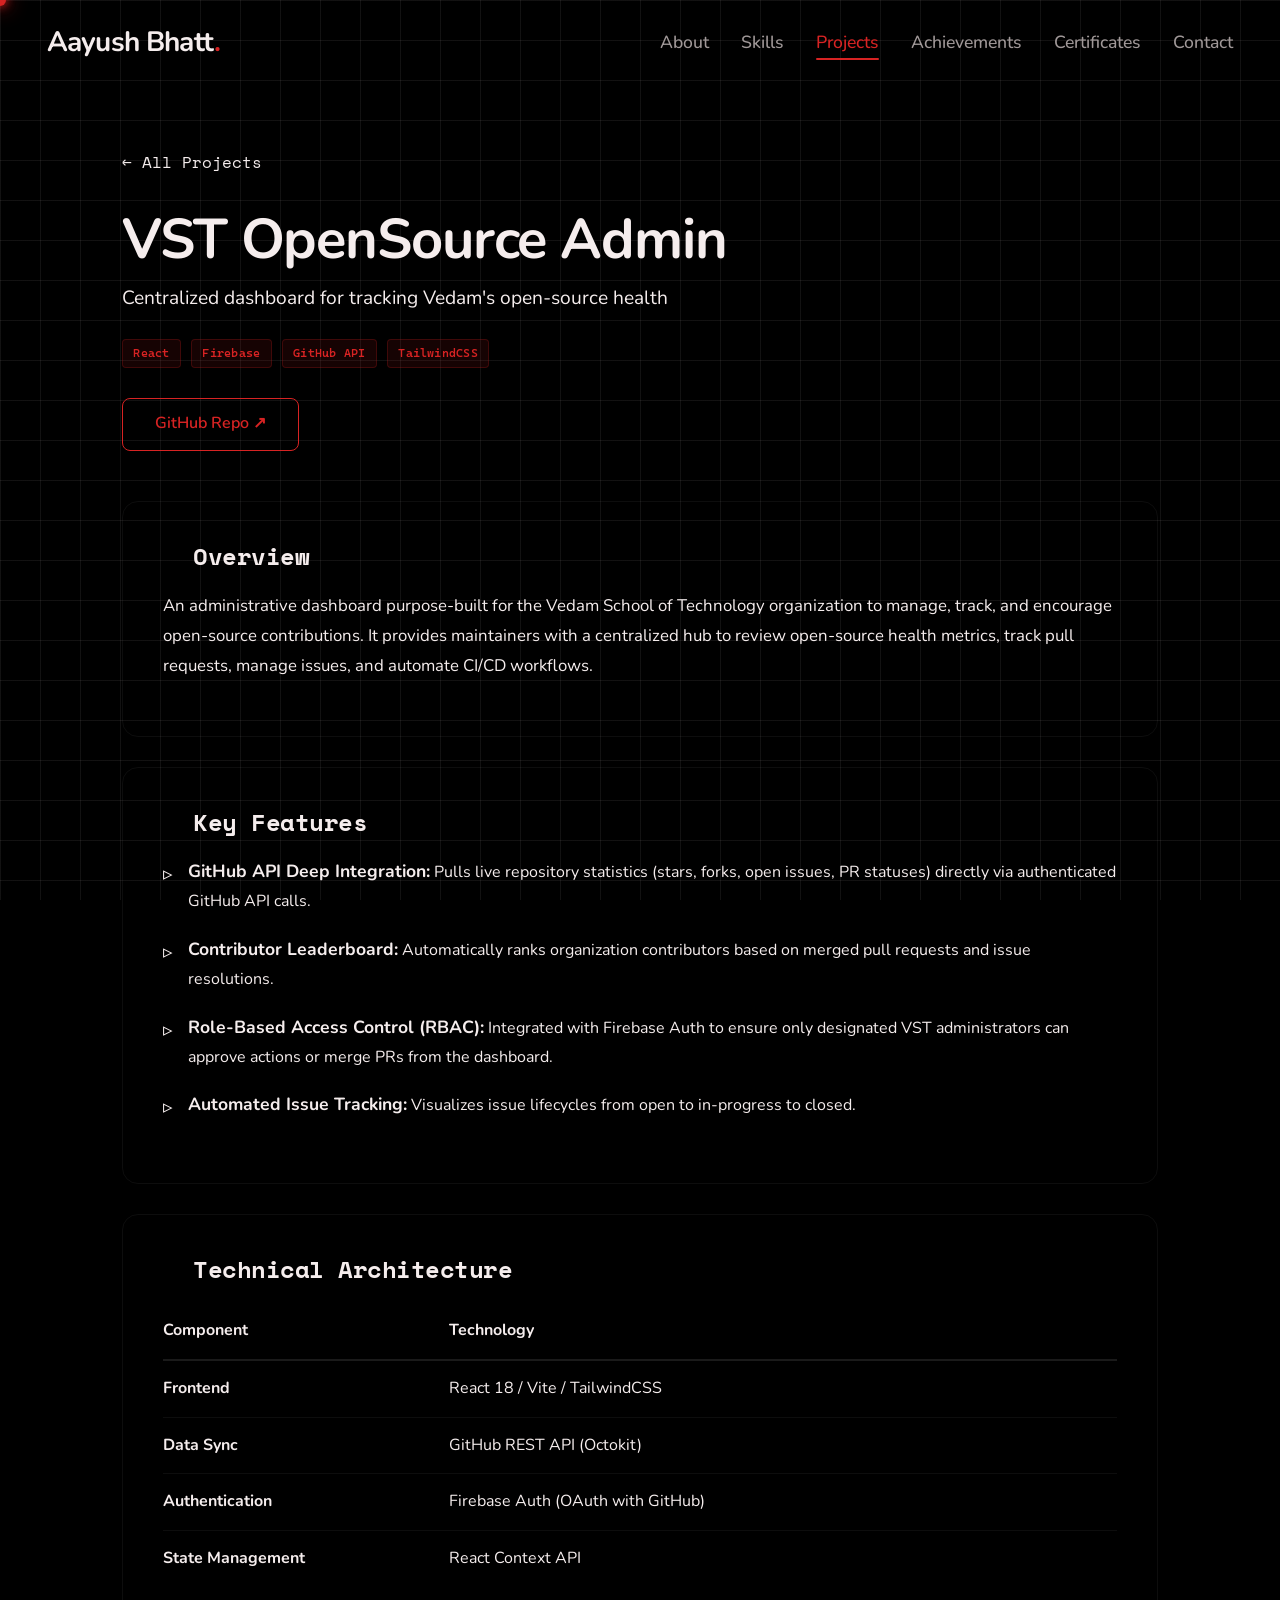
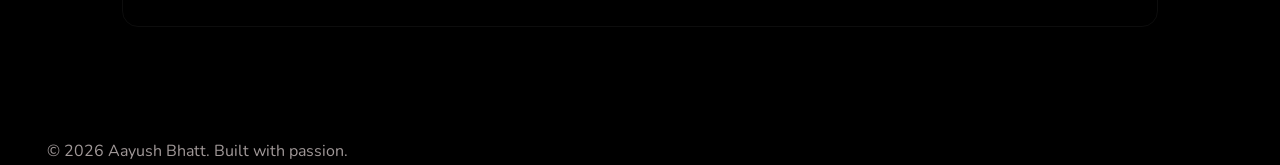
<file: projects/vstadmin.html>
<!doctype html>
<html lang="en">
  <head>
    <meta charset="UTF-8" />
    <meta name="viewport" content="width=device-width, initial-scale=1.0" />
    <title>VST Admin Case Study | Aayush Bhatt</title>
    <link rel="preconnect" href="https://fonts.googleapis.com" />
    <link rel="preconnect" href="https://fonts.gstatic.com" crossorigin />
    <link href="https://fonts.googleapis.com/css2?family=Cascadia+Code:wght@200..700&family=Nunito:wght@200..1000&family=Space+Mono:wght@400;700&display=swap" rel="stylesheet" />
    
    <link rel="stylesheet" href="../styles/main.css" />
    <link rel="stylesheet" href="../styles/navbar.css" />
    <link rel="stylesheet" href="../styles/cursor.css" />
    <link rel="icon" type="image/svg+xml" href="../assets/logo/logo-black.svg" />
    <style>
      .case-study { max-width: 1100px; margin: 0 auto; padding-top: 150px; padding-bottom: 80px; }
      .cs-header { margin-bottom: 40px; animation: fadeIn 0.8s ease-out; }
      .cs-title { font-size: clamp(2.5rem, 5vw, 3.5rem); margin-bottom: 10px; color: var(--text); }
      .cs-tagline { font-size: 1.2rem; color: var(--text-light); margin-bottom: 25px; line-height: 1.6; }
      .cs-tags { display: flex; flex-wrap: wrap; gap: 10px; margin-bottom: 30px; }
      .cs-links a { margin-right: 15px; margin-bottom: 10px; display: inline-block; }
      .cs-section { background: var(--bg-card); padding: 40px; border-radius: 16px; margin-bottom: 30px; border: 1px solid rgba(255,255,255,0.05); animation: slideUp 0.8s ease-out forwards; opacity: 0; transform: translateY(20px); }
      .cs-section:nth-child(2) { animation-delay: 0.1s; }
      .cs-section:nth-child(3) { animation-delay: 0.2s; }
      .cs-section:nth-child(4) { animation-delay: 0.3s; }
      .cs-section h2, .cs-section h3 { color: var(--accent); margin-bottom: 20px; font-family: 'Space Mono', monospace; display: flex; align-items: center; gap: 10px; }
      .cs-section h2 { font-size: 1.5rem; }
      .cs-section h3 { font-size: 1.2rem; margin-top: 30px; }
      .cs-section h2::before, .cs-section h3::before { content: ''; width: 20px; height: 2px; background: var(--accent); display: inline-block; }
      .cs-section p { color: var(--text-light); line-height: 1.8; margin-bottom: 15px; font-size: 1.05rem; }
      .feature-list { list-style: none; padding: 0; }
      .feature-list li { margin-bottom: 20px; padding-left: 25px; position: relative; line-height: 1.6; color: var(--text-light); }
      .feature-list li::before { content: '▹'; position: absolute; left: 0; top: 2px; color: var(--accent); font-size: 1.2rem; }
      .feature-list strong { color: var(--text); display: inline-block; margin-bottom: 4px; font-size: 1.1rem; }
      .tech-stack-table { width: 100%; border-collapse: collapse; margin-top: 20px; }
      .tech-stack-table th { text-align: left; padding: 15px 0; color: var(--text); border-bottom: 2px solid rgba(255,255,255,0.1); }
      .tech-stack-table td { padding: 15px 0; border-bottom: 1px solid rgba(255,255,255,0.05); color: var(--text-light); line-height: 1.6; }
      .tech-stack-table tr:last-child td { border-bottom: none; }
      .tech-stack-table td:first-child { font-weight: bold; color: var(--text); width: 30%; padding-right: 20px; }
      .back-btn { display: inline-flex; align-items: center; gap: 8px; margin-bottom: 30px; color: var(--text-light); text-decoration: none; transition: color 0.3s, transform 0.3s; font-family: 'Space Mono', monospace; }
      .back-btn:hover { color: var(--accent); transform: translateX(-5px); }

      @keyframes fadeIn {
        from { opacity: 0; }
        to { opacity: 1; }
      }
      @keyframes slideUp {
        from { opacity: 0; transform: translateY(20px); }
        to { opacity: 1; transform: translateY(0); }
      }

      @media (prefers-reduced-motion: reduce) {
        .cs-header, .cs-section {
          animation: none !important;
          transform: none !important;
          opacity: 1 !important;
        }
      }
      
      @media (max-width: 768px) {
        .cs-section { padding: 25px; }
        .tech-stack-table td, .tech-stack-table th { display: block; width: 100%; padding: 10px 0; }
        .tech-stack-table td:first-child { padding-bottom: 0; border-bottom: none; color: var(--accent); }
        .tech-stack-table tr { border-bottom: 1px solid rgba(255,255,255,0.05); }
        .tech-stack-table tr:last-child { border-bottom: none; }
      }
    </style>
  </head>
  <body>
    <div class="custom-cursor" id="customCursor"></div>
    
    <header class="navbar scrolled" id="navbar">
      <nav class="container navbar__inner">
        <a href="../index.html" class="navbar__logo">Aayush Bhatt<span>.</span></a>
        <ul class="navbar__links" id="navLinks">
          <li><a href="../index.html#about" class="nav-link">About</a></li>
          <li><a href="../index.html#skills" class="nav-link">Skills</a></li>
          <li><a href="../projects.html" class="nav-link active">Projects</a></li>
          <li><a href="../index.html#achievements" class="nav-link">Achievements</a></li>
          <li><a href="../index.html#certificates" class="nav-link">Certificates</a></li>
          <li><a href="../index.html#contact" class="nav-link">Contact</a></li>
        </ul>
        <button
          class="navbar__hamburger"
          id="hamburger"
          aria-label="Toggle navigation menu"
        >
          <span></span>
          <span></span>
          <span></span>
        </button>
      </nav>
    </header>

    <main class="container case-study">
      <a href="../projects.html" class="back-btn">← All Projects</a>
      
      <header class="cs-header">
        <h1 class="cs-title">VST OpenSource Admin</h1>
        <p class="cs-tagline">Centralized dashboard for tracking Vedam's open-source health</p>
        <div class="cs-tags">
          <span class="tag">React</span>
          <span class="tag">Firebase</span>
          <span class="tag">GitHub API</span>
          <span class="tag">TailwindCSS</span>
        </div>
        <div class="cs-links">
          <a href="https://github.com/vstopensource-gif/Vedam-OpenSource-Admin" target="_blank" class="btn-outline">GitHub Repo ↗</a>
        </div>
      </header>

      <section class="cs-section">
        <h2>Overview</h2>
        <p>An administrative dashboard purpose-built for the Vedam School of Technology organization to manage, track, and encourage open-source contributions. It provides maintainers with a centralized hub to review open-source health metrics, track pull requests, manage issues, and automate CI/CD workflows.</p>
      </section>

      <section class="cs-section">
        <h2>Key Features</h2>
        <ul class="feature-list">
          <li><strong>GitHub API Deep Integration:</strong> Pulls live repository statistics (stars, forks, open issues, PR statuses) directly via authenticated GitHub API calls.</li>
          <li><strong>Contributor Leaderboard:</strong> Automatically ranks organization contributors based on merged pull requests and issue resolutions.</li>
          <li><strong>Role-Based Access Control (RBAC):</strong> Integrated with Firebase Auth to ensure only designated VST administrators can approve actions or merge PRs from the dashboard.</li>
          <li><strong>Automated Issue Tracking:</strong> Visualizes issue lifecycles from open to in-progress to closed.</li>
        </ul>
      </section>

      <section class="cs-section">
        <h2>Technical Architecture</h2>
        <table class="tech-stack-table">
          <thead>
            <tr>
              <th>Component</th>
              <th>Technology</th>
            </tr>
          </thead>
          <tbody>
            <tr>
              <td>Frontend</td>
              <td>React 18 / Vite / TailwindCSS</td>
            </tr>
            <tr>
              <td>Data Sync</td>
              <td>GitHub REST API (Octokit)</td>
            </tr>
            <tr>
              <td>Authentication</td>
              <td>Firebase Auth (OAuth with GitHub)</td>
            </tr>
            <tr>
              <td>State Management</td>
              <td>React Context API</td>
            </tr>
          </tbody>
        </table>
      </section>
    </main>

    <footer class="footer">
      <div class="container footer__inner">
        <p class="footer__text">&copy; 2026 Aayush Bhatt. Built with passion.</p>
      </div>
    </footer>

    <script src="../js/main.js"></script>
    <script src="../js/cursor.js"></script>
  </body>
</html>
</file>
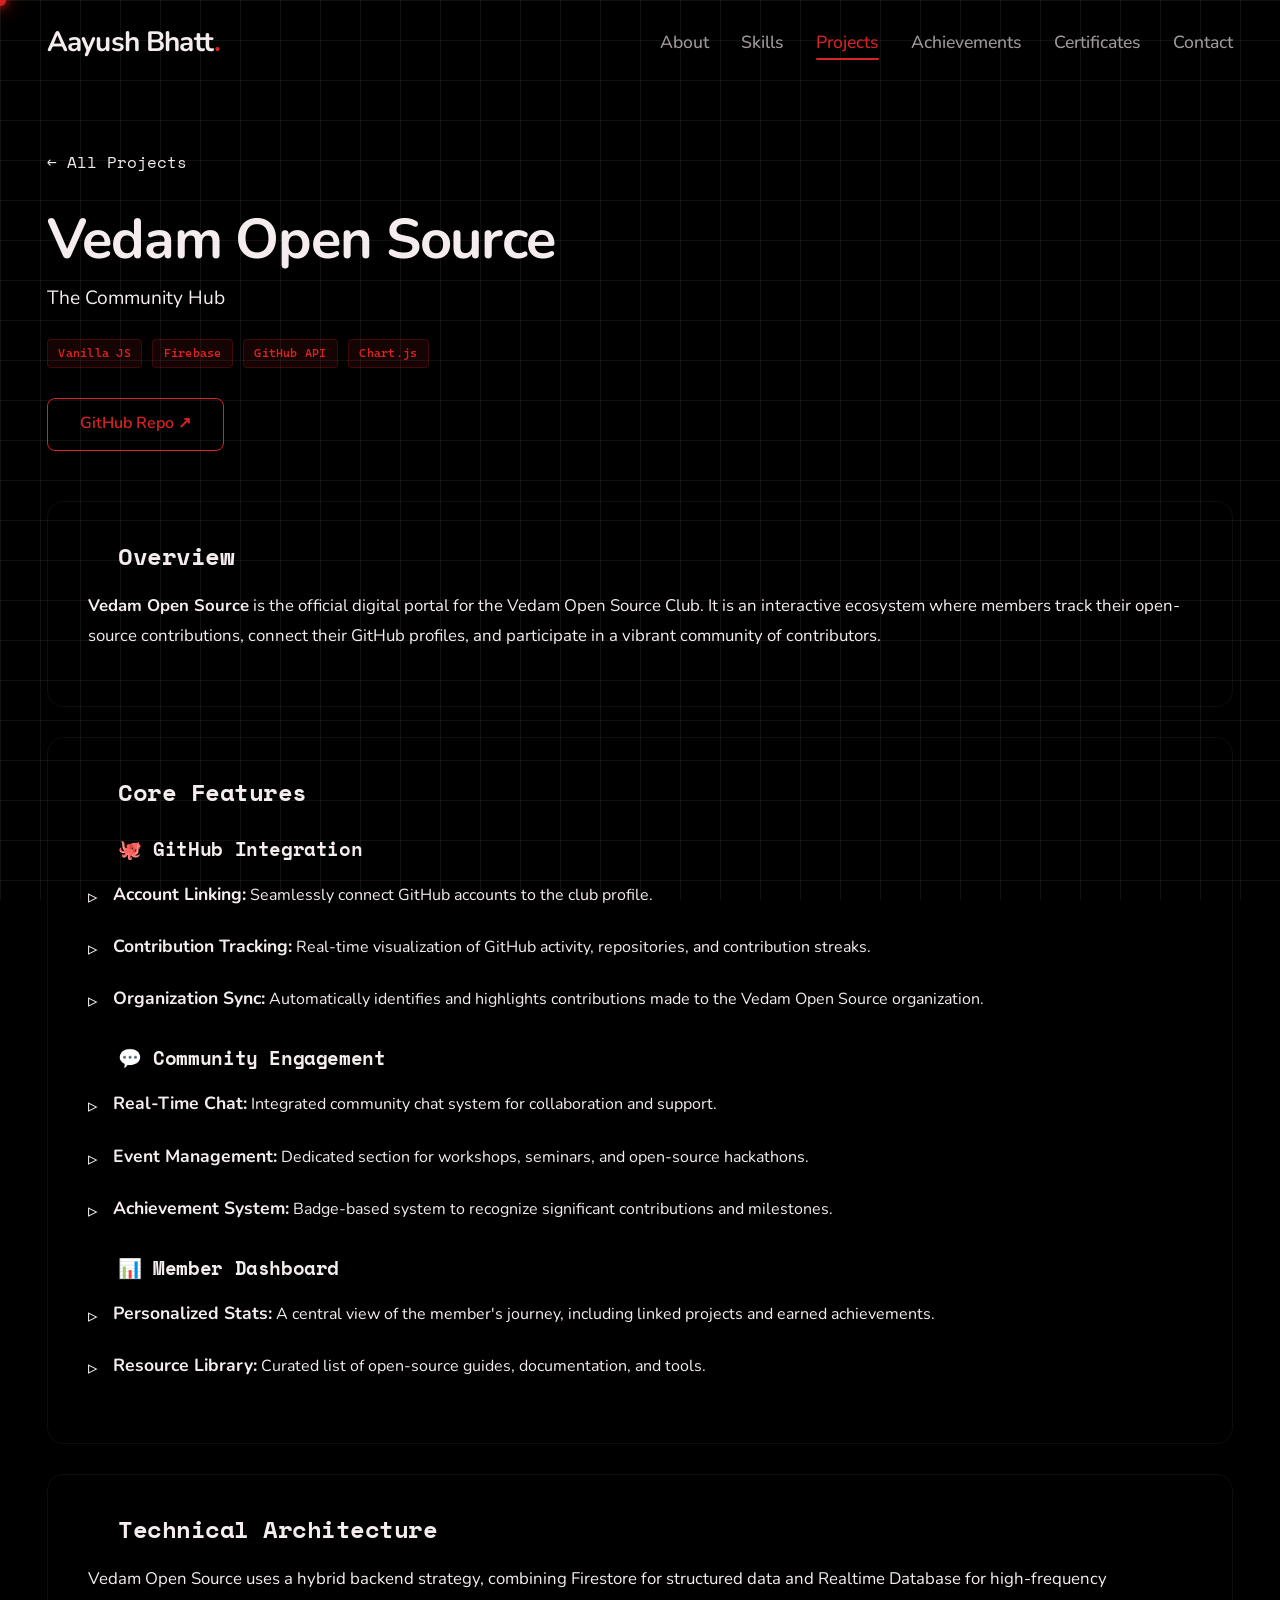
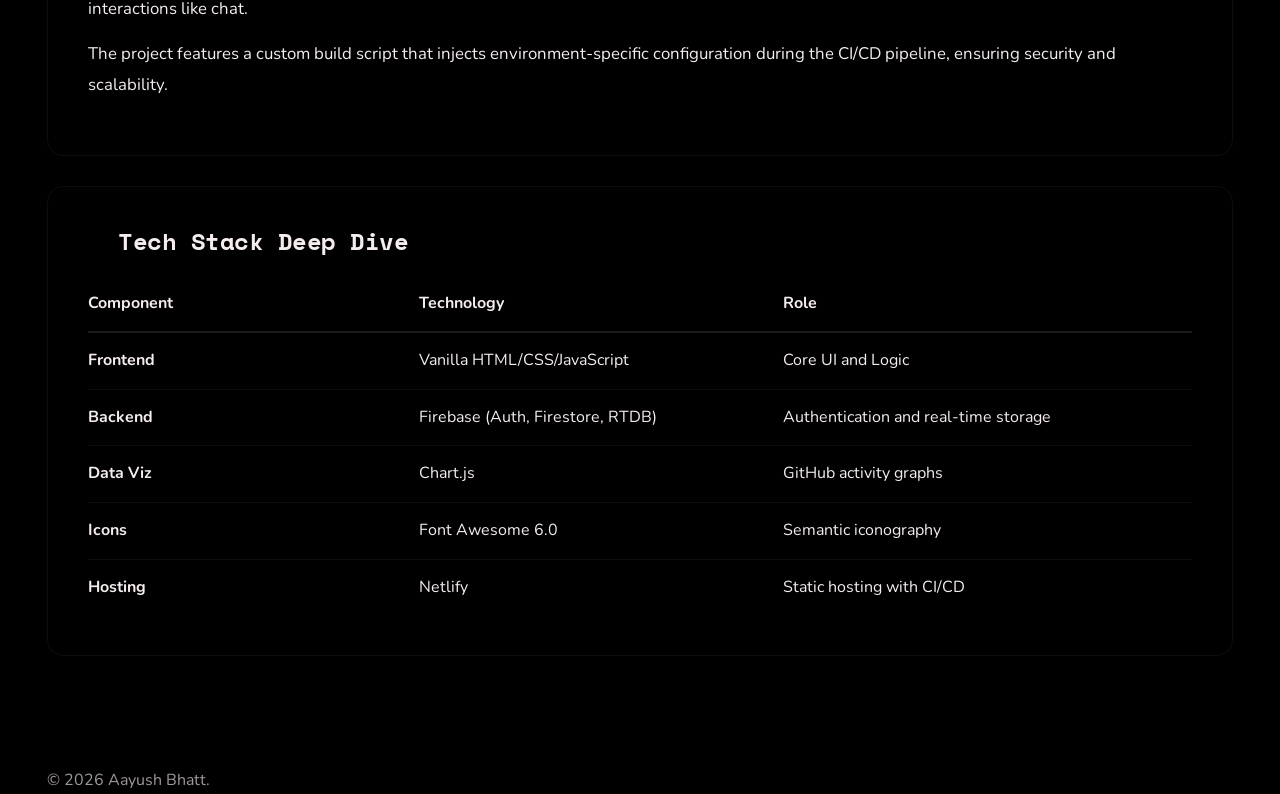
<file: projects/vstopensource.html>
<!doctype html>
<html lang="en">
  <head>
    <meta charset="UTF-8" />
    <meta name="viewport" content="width=device-width, initial-scale=1.0" />
    <title>Vedam Open Source Case Study | Aayush Bhatt</title>
    <meta name="description" content="Detailed case study of Vedam Open Source, a community hub for open-source contributors." />
    <meta name="keywords" content="Vedam Open Source, GitHub Integration, Firebase, Vanilla JS, Aayush Bhatt, Portfolio" />
    
    <link rel="preconnect" href="https://fonts.googleapis.com" />
    <link rel="preconnect" href="https://fonts.gstatic.com" crossorigin />
    <link href="https://fonts.googleapis.com/css2?family=Cascadia+Code:wght@200..700&family=Nunito:wght@200..1000&family=Space+Mono:wght@400;700&display=swap" rel="stylesheet" />
    
    <link rel="stylesheet" href="../styles/main.css" />
    <link rel="stylesheet" href="../styles/navbar.css" />
    <link rel="stylesheet" href="../styles/cursor.css" />
    <link rel="icon" type="image/svg+xml" href="../assets/logo/logo-black.svg" />
    <style>
      .case-study { max-width: 1250px; margin: 0 auto; padding-top: 150px; padding-bottom: 80px; }
      .cs-header { margin-bottom: 40px; animation: fadeIn 0.8s ease-out; }
      .cs-title { font-size: clamp(2.5rem, 5vw, 3.5rem); margin-bottom: 10px; color: var(--text); }
      .cs-tagline { font-size: 1.2rem; color: var(--text-light); margin-bottom: 25px; line-height: 1.6; }
      .cs-tags { display: flex; flex-wrap: wrap; gap: 10px; margin-bottom: 30px; }
      .cs-links a { margin-right: 15px; margin-bottom: 10px; display: inline-block; }
      .cs-section { background: var(--bg-card); padding: 40px; border-radius: 16px; margin-bottom: 30px; border: 1px solid rgba(255,255,255,0.05); animation: slideUp 0.8s ease-out forwards; opacity: 0; transform: translateY(20px); }
      .cs-section:nth-child(2) { animation-delay: 0.1s; }
      .cs-section:nth-child(3) { animation-delay: 0.2s; }
      .cs-section:nth-child(4) { animation-delay: 0.3s; }
      .cs-section h2, .cs-section h3 { color: var(--accent); margin-bottom: 20px; font-family: 'Space Mono', monospace; display: flex; align-items: center; gap: 10px; }
      .cs-section h2 { font-size: 1.5rem; }
      .cs-section h3 { font-size: 1.2rem; margin-top: 30px; }
      .cs-section h2::before, .cs-section h3::before { content: ''; width: 20px; height: 2px; background: var(--accent); display: inline-block; }
      .cs-section p { color: var(--text-light); line-height: 1.8; margin-bottom: 15px; font-size: 1.05rem; }
      .feature-list { list-style: none; padding: 0; }
      .feature-list li { margin-bottom: 20px; padding-left: 25px; position: relative; line-height: 1.6; color: var(--text-light); }
      .feature-list li::before { content: '▹'; position: absolute; left: 0; top: 2px; color: var(--accent); font-size: 1.2rem; }
      .feature-list strong { color: var(--text); display: inline-block; margin-bottom: 4px; font-size: 1.1rem; }
      .tech-stack-table { width: 100%; border-collapse: collapse; margin-top: 20px; }
      .tech-stack-table th { text-align: left; padding: 15px 0; color: var(--text); border-bottom: 2px solid rgba(255,255,255,0.1); }
      .tech-stack-table td { padding: 15px 0; border-bottom: 1px solid rgba(255,255,255,0.05); color: var(--text-light); line-height: 1.6; }
      .tech-stack-table tr:last-child td { border-bottom: none; }
      .tech-stack-table td:first-child { font-weight: bold; color: var(--text); width: 30%; padding-right: 20px; }
      .back-btn { display: inline-flex; align-items: center; gap: 8px; margin-bottom: 30px; color: var(--text-light); text-decoration: none; transition: color 0.3s, transform 0.3s; font-family: 'Space Mono', monospace; }
      .back-btn:hover { color: var(--accent); transform: translateX(-5px); }
      
      @keyframes fadeIn {
        from { opacity: 0; }
        to { opacity: 1; }
      }
      @keyframes slideUp {
        from { opacity: 0; transform: translateY(20px); }
        to { opacity: 1; transform: translateY(0); }
      }

      @media (max-width: 768px) {
        .cs-section { padding: 25px; }
        .tech-stack-table td, .tech-stack-table th { display: block; width: 100%; padding: 10px 0; }
        .tech-stack-table td:first-child { padding-bottom: 0; border-bottom: none; color: var(--accent); }
        .tech-stack-table tr { border-bottom: 1px solid rgba(255,255,255,0.05); }
        .tech-stack-table tr:last-child { border-bottom: none; }
      }
    </style>
  </head>
  <body>
    <div class="custom-cursor" id="customCursor"></div>
    
    <header class="navbar scrolled" id="navbar">
      <nav class="container navbar__inner">
        <a href="../index.html" class="navbar__logo">Aayush Bhatt<span>.</span></a>
        <ul class="navbar__links" id="navLinks">
          <li><a href="../index.html#about" class="nav-link">About</a></li>
          <li><a href="../index.html#skills" class="nav-link">Skills</a></li>
          <li><a href="../projects.html" class="nav-link active">Projects</a></li>
          <li><a href="../index.html#achievements" class="nav-link">Achievements</a></li>
          <li><a href="../index.html#certificates" class="nav-link">Certificates</a></li>
          <li><a href="../index.html#contact" class="nav-link">Contact</a></li>
        </ul>
        <button
          class="navbar__hamburger"
          id="hamburger"
          aria-label="Toggle navigation menu"
        >
          <span></span>
          <span></span>
          <span></span>
        </button>
      </nav>
    </header>

    <main class="container case-study">
      <a href="../projects.html" class="back-btn">← All Projects</a>
      
      <header class="cs-header">
        <h1 class="cs-title">Vedam Open Source</h1>
        <p class="cs-tagline">The Community Hub</p>
        <div class="cs-tags">
          <span class="tag">Vanilla JS</span>
          <span class="tag">Firebase</span>
          <span class="tag">GitHub API</span>
          <span class="tag">Chart.js</span>
        </div>
        <div class="cs-links">
          <a href="https://github.com/vstopensource-gif/Vedam-OpenSource-Website" target="_blank" class="btn-outline">GitHub Repo ↗</a>
        </div>
      </header>

      <section class="cs-section">
        <h2>Overview</h2>
        <p><strong>Vedam Open Source</strong> is the official digital portal for the Vedam Open Source Club. It is an interactive ecosystem where members track their open-source contributions, connect their GitHub profiles, and participate in a vibrant community of contributors.</p>
      </section>

      <section class="cs-section">
        <h2>Core Features</h2>
        <h3>🐙 GitHub Integration</h3>
        <ul class="feature-list">
          <li><strong>Account Linking:</strong> Seamlessly connect GitHub accounts to the club profile.</li>
          <li><strong>Contribution Tracking:</strong> Real-time visualization of GitHub activity, repositories, and contribution streaks.</li>
          <li><strong>Organization Sync:</strong> Automatically identifies and highlights contributions made to the Vedam Open Source organization.</li>
        </ul>

        <h3>💬 Community Engagement</h3>
        <ul class="feature-list">
          <li><strong>Real-Time Chat:</strong> Integrated community chat system for collaboration and support.</li>
          <li><strong>Event Management:</strong> Dedicated section for workshops, seminars, and open-source hackathons.</li>
          <li><strong>Achievement System:</strong> Badge-based system to recognize significant contributions and milestones.</li>
        </ul>

        <h3>📊 Member Dashboard</h3>
        <ul class="feature-list">
          <li><strong>Personalized Stats:</strong> A central view of the member's journey, including linked projects and earned achievements.</li>
          <li><strong>Resource Library:</strong> Curated list of open-source guides, documentation, and tools.</li>
        </ul>
      </section>

      <section class="cs-section">
        <h2>Technical Architecture</h2>
        <p>Vedam Open Source uses a hybrid backend strategy, combining Firestore for structured data and Realtime Database for high-frequency interactions like chat.</p>
        <p>The project features a custom build script that injects environment-specific configuration during the CI/CD pipeline, ensuring security and scalability.</p>
      </section>

      <section class="cs-section">
        <h2>Tech Stack Deep Dive</h2>
        <table class="tech-stack-table">
          <thead>
            <tr>
              <th>Component</th>
              <th>Technology</th>
              <th>Role</th>
            </tr>
          </thead>
          <tbody>
            <tr>
              <td>Frontend</td>
              <td>Vanilla HTML/CSS/JavaScript</td>
              <td>Core UI and Logic</td>
            </tr>
            <tr>
              <td>Backend</td>
              <td>Firebase (Auth, Firestore, RTDB)</td>
              <td>Authentication and real-time storage</td>
            </tr>
            <tr>
              <td>Data Viz</td>
              <td>Chart.js</td>
              <td>GitHub activity graphs</td>
            </tr>
            <tr>
              <td>Icons</td>
              <td>Font Awesome 6.0</td>
              <td>Semantic iconography</td>
            </tr>
            <tr>
              <td>Hosting</td>
              <td>Netlify</td>
              <td>Static hosting with CI/CD</td>
            </tr>
          </tbody>
        </table>
      </section>
    </main>

    <footer class="footer">
      <div class="container footer__inner">
        <p class="footer__text">&copy; 2026 Aayush Bhatt.</p>
      </div>
    </footer>

    <script src="../js/main.js"></script>
    <script src="../js/cursor.js"></script>
  </body>
</html>
</file>
<file: styles/main.css>
/* ============================================================
   main.css — Global Design System
   Aayush Bhatt Portfolio
   ============================================================ */

/* ─── 1. CSS Custom Properties ─── */
:root {
  /* Colors */
  --color-bg:           #000000;
  --color-bg-secondary: #3E3636;
  --color-bg-card:      #1a1414;
  --color-accent:       #D72323;
  --color-accent-hover: #ff2929;
  --color-text-primary: #F5EDED;
  --color-text-secondary: #a09898;
  --color-border:       rgba(245, 237, 237, 0.08);
  --color-border-hover: rgba(215, 35, 35, 0.35);

  /* Typography */
  --font-body: 'Nunito', 'Inter', sans-serif;
  --font-code: 'Cascadia Code', 'Space Mono', monospace;

  /* Font Sizes */
  --fs-xs:   0.75rem;    /* 12px */
  --fs-sm:   0.875rem;   /* 14px */
  --fs-base: 1rem;       /* 16px */
  --fs-lg:   1.125rem;   /* 18px */
  --fs-xl:   1.25rem;    /* 20px */
  --fs-2xl:  1.5rem;     /* 24px */
  --fs-3xl:  2rem;       /* 32px */
  --fs-4xl:  2.75rem;    /* 44px */
  --fs-5xl:  3.75rem;    /* 60px */

  /* Font Weights */
  --fw-regular:  400;
  --fw-medium:   500;
  --fw-semibold: 600;
  --fw-bold:     700;

  /* Border Radius */
  --radius-sm: 4px;
  --radius-md: 8px;
  --radius-lg: 16px;
  --radius-full: 9999px;

  /* Spacing */
  --space-xs:  0.5rem;   /* 8px  */
  --space-sm:  1rem;     /* 16px */
  --space-md:  1.5rem;   /* 24px */
  --space-lg:  2rem;     /* 32px */
  --space-xl:  3rem;     /* 48px */
  --space-2xl: 5rem;     /* 80px */

  /* Animation */
  --transition-fast: 150ms ease;
  --transition-base: 250ms ease;
  --transition-slow: 400ms ease;

  /* Shadows */
  --shadow-card:       0 4px 24px rgba(215, 35, 35, 0.08);
  --shadow-card-hover: 0 8px 40px rgba(215, 35, 35, 0.20);
  --shadow-glow:       0 0 60px rgba(215, 35, 35, 0.15);

  /* Layout */
  --max-width:      1250px;
  --navbar-height:  85px;
}

/* ─── 2. CSS Reset ─── */
*,
*::before,
*::after {
  box-sizing: border-box;
  margin: 0;
  padding: 0;
}

html, body {
  scroll-behavior: auto !important;
  font-size: 16px;
  -webkit-text-size-adjust: 100%;
}

* {
  scroll-behavior: auto !important;
}

ul,
ol {
  list-style: none;
}

img,
picture,
video,
svg {
  display: block;
  max-width: 100%;
}

a {
  text-decoration: none;
  color: inherit;
}

button {
  border: none;
  background: none;
  cursor: pointer;
  font: inherit;
}

input,
textarea {
  font: inherit;
  border: none;
  outline: none;
}

/* ─── 3. Base Styles ─── */
body {
  background-color: var(--color-bg);
  color: var(--color-text-primary);
  font-family: var(--font-body);
  font-size: var(--fs-base);
  line-height: 1.6;
  overflow-x: hidden;
  -webkit-font-smoothing: antialiased;
  -moz-osx-font-smoothing: grayscale;
  position: relative;
}

body::before {
  content: '';
  position: fixed;
  inset: 0;
  background-image:
    linear-gradient(rgba(245, 237, 237, 0.075) 1px, transparent 1px),
    linear-gradient(90deg, rgba(245, 237, 237, 0.075) 1px, transparent 1px);
  background-size: 40px 40px;
  pointer-events: none;
  z-index: -1;
}

h1, h2, h3, h4, h5, h6 {
  font-weight: var(--fw-bold);
  color: var(--color-text-primary);
  line-height: 1.2;
  letter-spacing: -0.02em;
}

h1 { font-size: var(--fs-5xl); }
h2 { font-size: var(--fs-3xl); }
h3 { font-size: var(--fs-2xl); }
h4 { font-size: var(--fs-xl); }
h5 { font-size: var(--fs-lg); }
h6 { font-size: var(--fs-base); }

p {
  color: var(--color-text-secondary);
  line-height: 1.75;
}

/* ─── 4. Layout Utilities ─── */
.container {
  max-width: var(--max-width);
  margin: 0 auto;
  padding: 0 var(--space-lg);
}

.section {
  padding: var(--space-2xl) 0;
  scroll-margin-top: var(--navbar-height);
}

.section-header {
  margin-bottom: var(--space-xl);
}

.section-title {
  font-size: var(--fs-3xl);
  font-weight: var(--fw-bold);
  color: var(--color-text-primary);
  margin-bottom: var(--space-sm);
}

.section-title span {
  color: var(--color-accent);
}

.section-subtitle {
  font-size: var(--fs-base);
  color: var(--color-text-secondary);
  max-width: 500px;
}

/* Flex helpers */
.flex         { display: flex; }
.flex-center  { display: flex; align-items: center; justify-content: center; }
.flex-between { display: flex; align-items: center; justify-content: space-between; }
.flex-col     { display: flex; flex-direction: column; }
.gap-sm       { gap: var(--space-sm); }
.gap-md       { gap: var(--space-md); }
.gap-lg       { gap: var(--space-lg); }

/* Grid helpers */
.grid { display: grid; }

.visually-hidden {
  position: absolute;
  left: -9999px;
}

/* ─── 5. Reusable UI Components ─── */

/* Primary Button */
.btn-primary {
  display: inline-flex;
  align-items: center;
  gap: 0.5rem;
  background: var(--color-accent);
  color: #ffffff;
  padding: 0.8rem 2rem;
  border-radius: var(--radius-md);
  font-size: var(--fs-base);
  font-weight: var(--fw-semibold);
  font-family: var(--font-body);
  transition:
    background var(--transition-base),
    transform var(--transition-base),
    box-shadow var(--transition-base);
  cursor: pointer;
  white-space: nowrap;
}

.btn-primary:hover {
  background: var(--color-accent-hover);
  transform: translateY(-2px);
  box-shadow: var(--shadow-card-hover);
}

.btn-primary:active {
  transform: translateY(0);
}

/* Outline Button */
.btn-outline {
  display: inline-flex;
  align-items: center;
  gap: 0.5rem;
  background: transparent;
  color: var(--color-accent);
  padding: 0.8rem 2rem;
  border-radius: var(--radius-md);
  font-size: var(--fs-base);
  font-weight: var(--fw-semibold);
  font-family: var(--font-body);
  border: 1.5px solid var(--color-accent);
  transition:
    background var(--transition-base),
    color var(--transition-base),
    transform var(--transition-base),
    box-shadow var(--transition-base);
  cursor: pointer;
  white-space: nowrap;
}

.btn-outline:hover {
  background: var(--color-accent);
  color: #ffffff;
  transform: translateY(-2px);
  box-shadow: var(--shadow-card-hover);
}

.btn-outline:active {
  transform: translateY(0);
}

/* Tech Tag / Badge */
.tag {
  display: inline-flex;
  align-items: center;
  font-family: var(--font-code);
  font-size: var(--fs-xs);
  font-weight: var(--fw-medium);
  background: rgba(215, 35, 35, 0.10);
  color: var(--color-accent);
  padding: 0.25rem 0.65rem;
  border-radius: var(--radius-sm);
  border: 1px solid rgba(215, 35, 35, 0.22);
  letter-spacing: 0.02em;
  transition: background var(--transition-fast), border-color var(--transition-fast);
}

.tag i {
  margin-right: 0.5rem;
  font-size: 1.1em;
}

.tag:hover {
  background: rgba(215, 35, 35, 0.18);
  border-color: rgba(215, 35, 35, 0.45);
}

/* Card */
.card {
  background: var(--color-bg-card);
  border-radius: var(--radius-md);
  border: 1px solid var(--color-border);
  padding: var(--space-lg);
  transition:
    transform var(--transition-base),
    box-shadow var(--transition-base),
    border-color var(--transition-base);
}

.card:hover {
  transform: translateY(-4px);
  box-shadow: var(--shadow-card-hover);
  border-color: var(--color-border-hover);
}

/* Divider */
.divider {
  width: 60px;
  height: 3px;
  background: var(--color-accent);
  border-radius: var(--radius-full);
  margin-bottom: var(--space-lg);
}

/* ─── 6. Fade-in Animation (used by js/animations.js in Phase 5) ─── */
.fade-in {
  opacity: 0;
  transform: translateY(24px);
  transition: opacity 0.6s ease, transform 0.6s ease;
}

.fade-in.visible {
  opacity: 1;
  transform: translateY(0);
}

/* ─── 7. Scrollbar ─── */
::-webkit-scrollbar {
  width: 5px;
}

::-webkit-scrollbar-track {
  background: var(--color-bg);
}

::-webkit-scrollbar-thumb {
  background: var(--color-accent);
  border-radius: 3px;
}

::-webkit-scrollbar-thumb:hover {
  background: var(--color-accent-hover);
}

/* ─── 8. Text Selection ─── */
::selection {
  background: var(--color-accent);
  color: #ffffff;
}

/* ─── 9. Responsive Base ─── */
@media (max-width: 768px) {
  :root {
    --fs-4xl: 2.25rem;
    --fs-5xl: 2.75rem;
    --fs-3xl: 1.75rem;
    --space-2xl: 3.5rem;
  }

  .container {
    padding: 0 var(--space-sm);
  }
}

@media (max-width: 480px) {
  :root {
    --fs-4xl: 2rem;
    --fs-5xl: 2.25rem;
  }
}
/* ─── 8. Reveal Animations (Phase 6) ─── */
.reveal-hidden {
  opacity: 0;
  transform: translateY(30px);
  transition: opacity 0.8s ease-out, transform 0.8s ease-out;
}

.reveal-visible {
  opacity: 1 !important;
  transform: translateY(0) !important;
}

/* Delay modifiers */
.reveal-delay-1 { transition-delay: 0.1s; }
.reveal-delay-2 { transition-delay: 0.2s; }
.reveal-delay-3 { transition-delay: 0.3s; }
/* ============================================================
   projects.css — Featured Projects Section
   ============================================================ */

.projects__grid {
  display: grid;
  grid-template-columns: repeat(3, 1fr);
  gap: var(--space-lg);
  margin-top: var(--space-xl);
}

.achievements__grid,
.certificates__grid {
  display: grid;
  grid-template-columns: repeat(2, 1fr);
  gap: var(--space-lg);
  margin-top: var(--space-xl);
}

/* Bento Grid Utilities */
.grid-col-2 {
  grid-column: span 2;
}

.grid-row-2 {
  grid-row: span 2;
}

.project-card {
  display: flex;
  flex-direction: column;
  height: 100%;
  padding: 0;
  overflow: hidden;
  background: var(--color-bg-card);
}

/* ─── Card Image ─── */
.project-card__image {
  width: 100%;
  aspect-ratio: 16 / 9;
  background: #111;
  position: relative;
  overflow: hidden;
}

.project-card__placeholder {
  width: 100%;
  height: 100%;
  display: flex;
  align-items: center;
  justify-content: center;
  background: linear-gradient(135deg, #1a1414 0%, #3E3636 100%);
  color: var(--color-accent);
  font-family: var(--font-code);
  font-weight: var(--fw-bold);
  font-size: var(--fs-lg);
  text-transform: uppercase;
  letter-spacing: 0.1em;
  transition: transform var(--transition-base);
}

.project-card:hover .project-card__placeholder {
  transform: scale(1.1);
}

/* ─── Card Content ─── */
.project-card__content {
  padding: var(--space-lg);
  flex: 1;
  display: flex;
  flex-direction: column;
}

.project-card__header {
  margin-bottom: var(--space-sm);
  display: flex;
  flex-direction: column;
  gap: 8px;
}

.project-card__title {
  font-size: var(--fs-xl);
  color: var(--color-text-primary);
  margin-bottom: 0;
}

.project-card__desc {
  font-size: var(--fs-sm);
  color: var(--color-text-secondary);
  margin-bottom: var(--space-lg);
  flex: 1;
}

/* Tech Tags in Card */
.project-card__tech {
  display: flex;
  flex-wrap: wrap;
  gap: 8px;
  margin-bottom: var(--space-lg);
}

/* Links in Card */
.project-card__links {
  display: flex;
  gap: var(--space-md);
  border-top: 1px solid var(--color-border);
  padding-top: var(--space-md);
}

.project-card__links .nav-link {
  font-size: var(--fs-xs);
  font-family: var(--font-code);
  text-transform: uppercase;
  letter-spacing: 0.05em;
}

/* ─── Section Footer ─── */
.projects__cta {
  margin-top: var(--space-2xl);
  display: flex;
  justify-content: center;
}

/* ─── Responsive ─── */
@media (max-width: 768px) {
  .projects__grid {
    grid-template-columns: 1fr;
  }

  .grid-col-2,
  .grid-row-2 {
    grid-column: span 1;
    grid-row: span 1;
  }
}

/* ─── Projects Filter (Phase 5) ─── */
.projects-filter {
  display: flex;
  flex-wrap: wrap;
  gap: var(--space-xs);
  margin-bottom: var(--space-xl);
  justify-content: center;
}

.filter-btn {
  font-family: var(--font-code);
  font-size: var(--fs-xs);
  font-weight: var(--fw-medium);
  background: transparent;
  color: var(--color-text-primary);
  padding: 0.5rem 1rem;
  border-radius: var(--radius-full);
  border: 1px solid var(--color-border);
  cursor: pointer;
  transition: background-color var(--transition-fast), color var(--transition-fast), border-color var(--transition-fast), box-shadow var(--transition-fast);
}

.filter-btn:hover {
  background: rgba(255, 255, 255, 0.05);
}

.filter-btn:focus-visible {
  outline: none;
  box-shadow: 0 0 0 2px var(--color-bg), 0 0 0 4px var(--color-accent);
}

.filter-btn.active {
  background: var(--color-accent);
  color: #fff;
  border-color: var(--color-accent);
}

/* ─── Projects Modal (Phase 5) ─── */
.modal {
  position: fixed;
  inset: 0;
  z-index: 1000;
  display: flex;
  align-items: center;
  justify-content: center;
  padding: var(--space-md);
  opacity: 0;
  visibility: hidden;
  transition: opacity var(--transition-base), visibility var(--transition-base);
}

.modal:not(.hidden) {
  opacity: 1;
  visibility: visible;
}

.modal__backdrop {
  position: absolute;
  inset: 0;
  background: rgba(0, 0, 0, 0.85);
  backdrop-filter: blur(5px);
}

.modal__content {
  position: relative;
  background: var(--color-bg-secondary);
  border: 1px solid var(--color-border);
  border-radius: var(--radius-md);
  width: 100%;
  max-width: 700px;
  max-height: 90vh;
  overflow-y: auto;
  transform: translateY(20px);
  transition: transform var(--transition-base);
  z-index: 1001;
}

.modal:not(.hidden) .modal__content {
  transform: translateY(0);
}

.modal__close {
  position: absolute;
  top: 15px;
  right: 15px;
  font-size: 2rem;
  line-height: 1;
  color: var(--color-text-secondary);
  background: none;
  border: none;
  cursor: pointer;
  transition: color var(--transition-fast);
}

.modal__close:hover {
  color: #fff;
}

.modal__close:focus-visible {
  outline: 2px solid var(--color-accent);
  outline-offset: 2px;
  color: #fff;
}

.modal__body {
  padding: var(--space-xl);
}

.modal__body h2 {
  font-size: var(--fs-2xl);
  margin-bottom: var(--space-xs);
}

.modal__tech {
  display: flex;
  flex-wrap: wrap;
  gap: 8px;
  margin-bottom: var(--space-lg);
}

.modal__body p {
  font-size: var(--fs-base);
  color: var(--color-text-secondary);
  margin-bottom: var(--space-xl);
  line-height: 1.8;
}

.no-scroll {
  overflow: hidden;
}

/* Hidden state for filtering */
.hidden-card {
  display: none !important;
}

/* Modal High-Contrast Polish */
.modal__tech .tag {
  background: rgba(255, 59, 59, 0.15);
  color: #ff5f5f;
  border: 1px solid rgba(255, 59, 59, 0.3);
  font-weight: var(--fw-bold);
}

.modal .btn-primary {
  background: #ff3b3b;
  color: #fff;
  box-shadow: 0 0 20px rgba(255, 59, 59, 0.4);
}

.modal .btn-outline {
  border-color: #ff3b3b;
  color: #ff5f5f;
  background: transparent;
}

.modal .btn-outline:hover {
  background: rgba(255, 59, 59, 0.1);
}
</file>
<file: styles/navbar.css>
/* ============================================================
   navbar.css — Sticky Navigation Bar
   ============================================================ */

.navbar {
  position: fixed;
  top: 0;
  left: 0;
  right: 0;
  z-index: 2000;
  height: var(--navbar-height);
  background: transparent;
  transition:
    background var(--transition-base),
    backdrop-filter var(--transition-base),
    border-color var(--transition-base);
  border-bottom: 1px solid transparent;
}

.navbar.scrolled {
  background: rgba(0, 0, 0, 0.88);
  backdrop-filter: blur(14px);
  -webkit-backdrop-filter: blur(14px);
  border-bottom-color: var(--color-border);
}

/* ─── Inner layout ─── */
.navbar__inner {
  display: flex;
  align-items: center;
  justify-content: space-between;
  height: 100%;
}

/* ─── Logo ─── */
.navbar__logo {
  font-size: 1.75rem;
  font-weight: var(--fw-bold);
  color: var(--color-text-primary);
  letter-spacing: -0.03em;
  transition: opacity var(--transition-fast);
  flex-shrink: 0;
  z-index: 2100;
}

.navbar__logo span {
  color: var(--color-accent);
}

.navbar__logo:hover {
  opacity: 0.85;
}

/* ─── Nav Links ─── */
.navbar__links {
  display: flex;
  align-items: center;
  gap: var(--space-lg);
  list-style: none;
}

.nav-link {
  font-size: 1.1rem;
  font-weight: var(--fw-medium);
  color: var(--color-text-secondary);
  position: relative;
  padding-bottom: 2px;
  transition: color var(--transition-fast);
}

/* Underline indicator */
.nav-link::after {
  content: '';
  position: absolute;
  bottom: -4px;
  left: 0;
  width: 0;
  height: 2px;
  background: var(--color-accent);
  border-radius: var(--radius-full);
  transition: width var(--transition-base);
}

.nav-link:hover {
  color: var(--color-text-primary);
}

.nav-link:hover::after,
.nav-link.active::after {
  width: 100%;
}

.nav-link.active {
  color: var(--color-accent);
}

/* ─── Hamburger (mobile) ─── */
.navbar__hamburger {
  display: none;
  flex-direction: column;
  justify-content: center;
  gap: 5px;
  padding: 6px 4px;
  cursor: pointer;
  background: none;
  border: none;
  z-index: 2100;
}

.navbar__hamburger span {
  display: block;
  width: 24px;
  height: 2px;
  background: var(--color-text-primary);
  border-radius: 2px;
  transition: transform var(--transition-base), opacity var(--transition-fast);
  transform-origin: center;
}

/* Hamburger → X animation */
.navbar__hamburger.open span:nth-child(1) {
  transform: translateY(7px) rotate(45deg);
}
.navbar__hamburger.open span:nth-child(2) {
  opacity: 0;
  transform: scaleX(0);
}
.navbar__hamburger.open span:nth-child(3) {
  transform: translateY(-7px) rotate(-45deg);
}

/* ─── Mobile Responsive ─── */
@media (max-width: 768px) {
  .navbar__hamburger {
    display: flex;
  }

  .navbar__links {
    display: none;
    position: fixed;
    top: 0;
    left: 0;
    width: 100vw;
    height: 100vh;
    background: rgba(0, 0, 0, 0.9);
    backdrop-filter: blur(90px);
    -webkit-backdrop-filter: blur(90px);
    flex-direction: column;
    justify-content: flex-start;
    align-items: center;
    gap: var(--space-xl);
    padding: 25vh var(--space-xl) var(--space-xl);
    z-index: 2050;
    pointer-events: all;
  }

  .navbar__links.open {
    display: flex;
  }

  .nav-link {
    font-size: var(--fs-xl);
    font-weight: var(--fw-semibold);
  }
}
</file>
<file: styles/cursor.css>
/* ============================================================
   Custom Laser Red Dot Cursor
   ============================================================ */

/* Hide default cursor globally */
html, body, *, *::before, *::after {
  cursor: none !important;
}

/* Custom Cursor Element */
.custom-cursor {
  position: fixed;
  top: 0;
  left: 0;
  width: 12px;
  height: 12px;
  background-color: var(--accent, #D72323);
  border-radius: 50%;
  pointer-events: none;
  z-index: 10000;
  transform: translate(-50%, -50%);
  /* Smooth follow delay */
  transition: width 0.2s ease-out, height 0.2s ease-out, background-color 0.2s ease-out, border 0.2s ease-out;
  /* Laser glow effect */
  box-shadow: 0 0 10px var(--accent, #D72323), 0 0 20px var(--accent, #D72323);
}

/* Hover state on clickable elements */
.custom-cursor.hovering {
  width: 36px;
  height: 36px;
  background-color: rgba(215, 35, 35, 0.1);
  border: 1.5px solid var(--accent, #D72323);
  box-shadow: 0 0 15px rgba(215, 35, 35, 0.4);
}

/* Respect reduced motion */
@media (prefers-reduced-motion: reduce) {
  .custom-cursor {
    display: none !important;
  }
}
</file>
